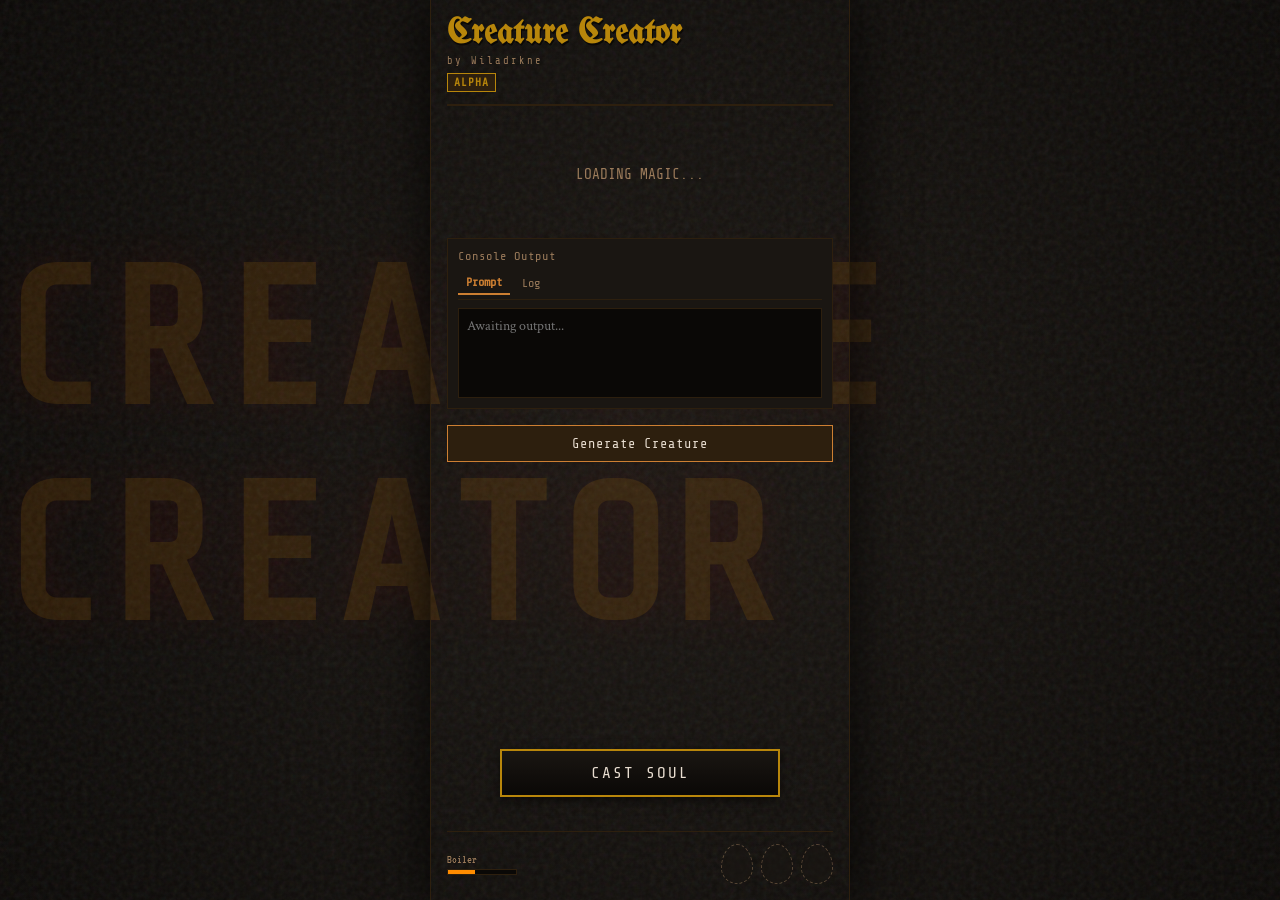
<file: index.html>
<!DOCTYPE html>
<html lang="en">
<head>
  <meta charset="UTF-8">
  <title>Creature Creator</title>
  <!-- Google Fonts for Design System -->
  <link href="https://fonts.googleapis.com/css2?family=Crimson+Text:wght@400;700&family=EB+Garamond:wght@400;700&family=MedievalSharp&family=Share+Tech+Mono&family=UnifrakturMaguntia&family=VT323&family=Press+Start+2P&family=Courier+Prime:wght@400;700&display=swap" rel="stylesheet">
  <!-- Core Foundry Design System CSS -->
  <link rel="stylesheet" href="foundry.css">
  <meta name="viewport" content="width=device-width, initial-scale=1.0">
</head>
<body>
  <div class="forge-bg-matrix">
    <div class="bg-layer deep-void"></div>
    <div class="bg-layer noise-grain"></div>
    <div class="bg-layer brand-glow-layer">CREATURE CREATOR</div>
    <!-- You can add an animated steam-wisp here -->
  </div>
  <div class="foundry-viewport">
    <header class="forge-header">
      <div class="brand-stencil">
        <h1 class="brand-title">Creature Creator</h1>
        <span class="brand-signature">by Wiladrkne</span>
      </div>
      <span class="license-status-badge">ALPHA</span>
    </header>
    <main class="cascade-workspace">
      <div class="cascade-loading-fallback">Loading Magic...</div>
      <section class="foundry-console">
        <div class="panel-header">Console Output</div>
        <div class="output-tabs">
          <button class="tab-toggle active">Prompt</button>
          <button class="tab-toggle">Log</button>
        </div>
        <div class="console-box">
          <textarea id="promptOutput" placeholder="Awaiting output..."></textarea>
        </div>
      </section>
      <button class="action-btn">Generate Creature</button>
    </main>
    <footer class="foundry-controls">
      <button class="soul-cast-trigger">
        <span class="btn-text">CAST SOUL</span>
      </button>
    </footer>
    <aside class="docked-modules">
      <div class="egg-chamber-module">
        <div class="boiler-gauge-wrapper">
          <label class="boiler-label">Boiler</label>
          <div class="gauge-bar">
            <div class="gauge-fill" style="width:40%;"></div>
          </div>
        </div>
        <div class="egg-slots-grid">
          <div class="egg-slot"></div>
          <div class="egg-slot"></div>
          <div class="egg-slot"></div>
        </div>
      </div>
    </aside>
  </div>
</body>
</html>
</file>
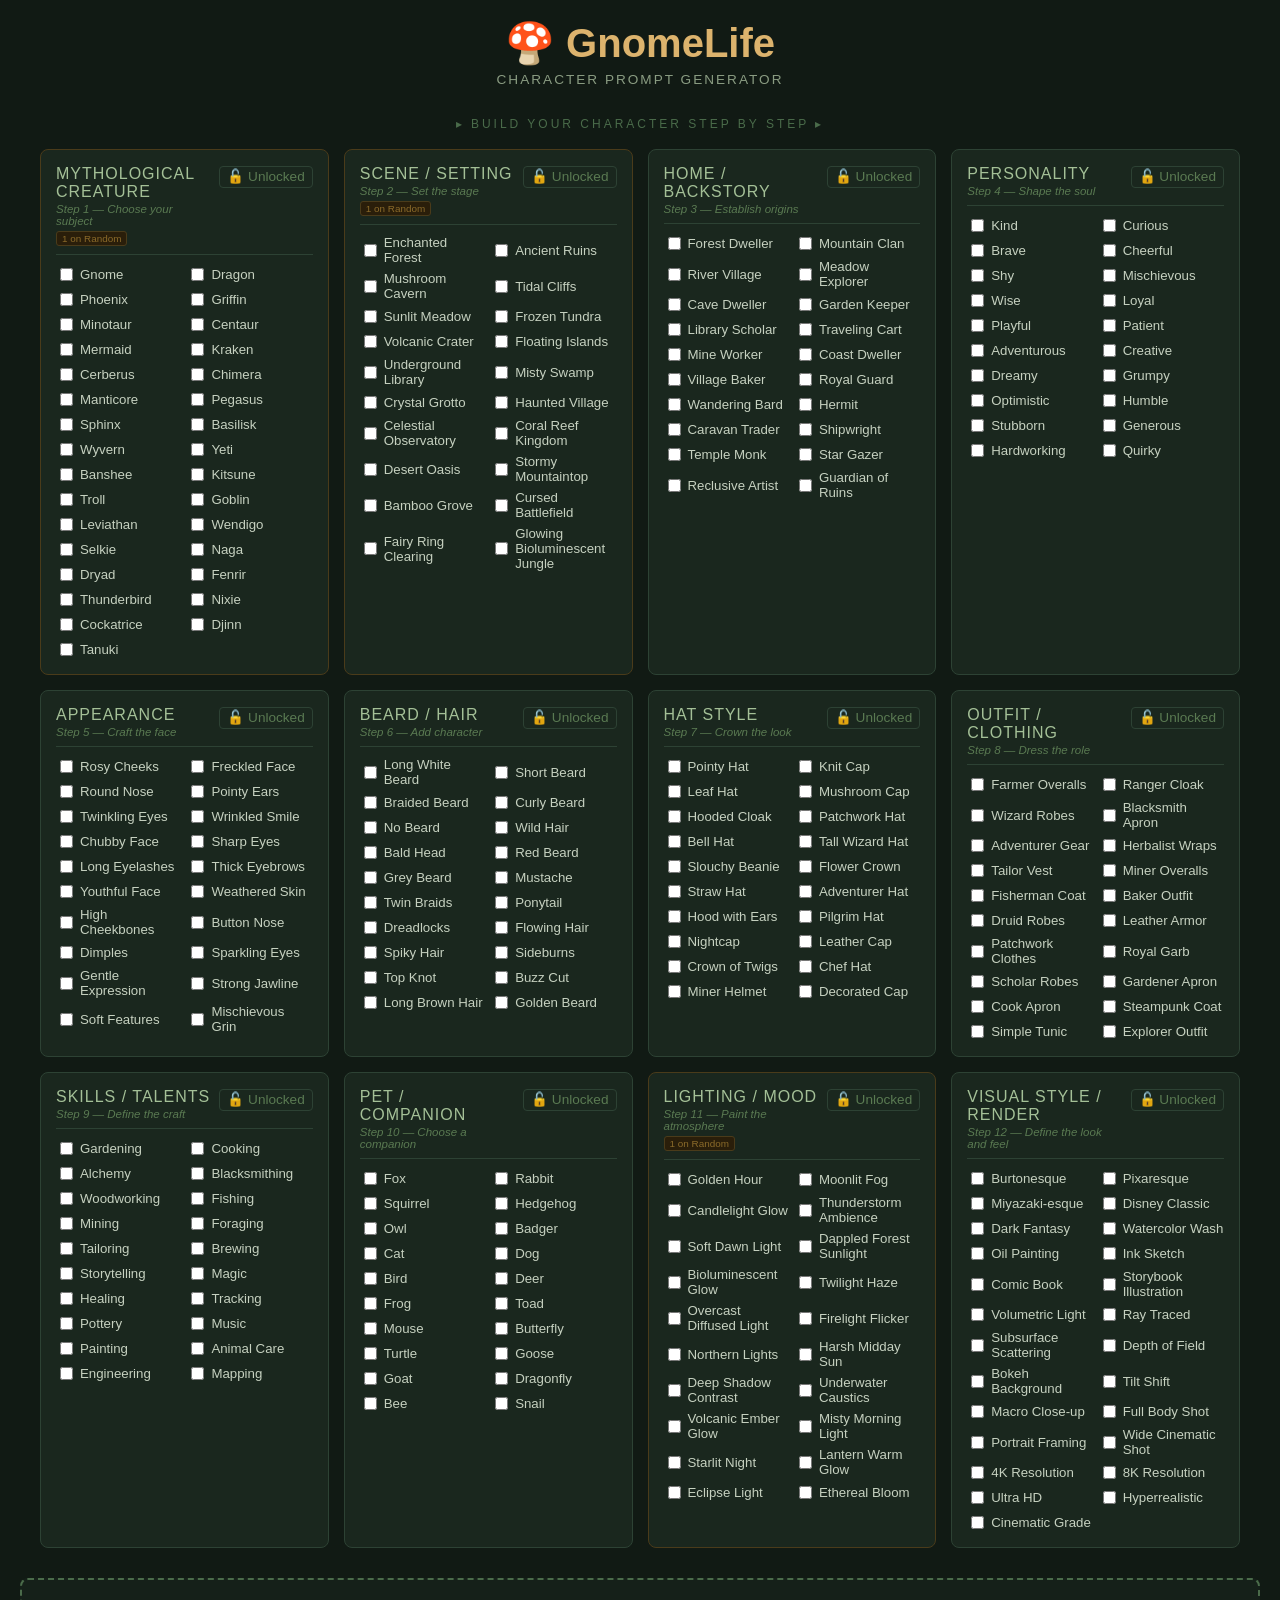
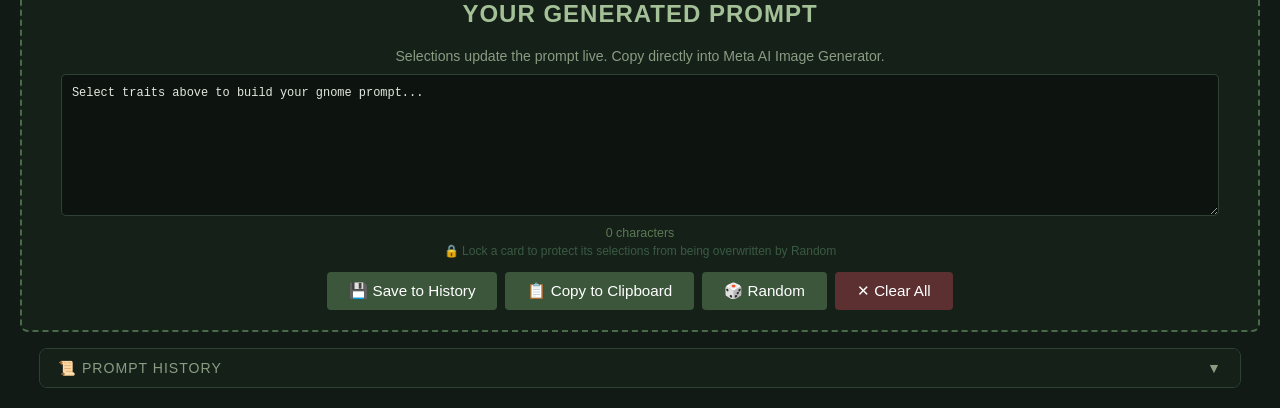
<file: 20260527__1751__Claude__All kinds of creatures Character-GeneratorFinalGnomeVGnomeLife.html>
<!DOCTYPE html>
<html lang="en">
<head>
<meta charset="UTF-8">
<meta name="viewport" content="width=device-width, initial-scale=1.0">
<title>GnomeLife Prompt Generator</title>
<style>
    body { font-family: 'Segoe UI', Tahoma, Geneva, Verdana, sans-serif; background-color: #111a14; color: #c6d1c0; margin: 0; padding: 20px; }
    .header { text-align: center; margin-bottom: 30px; }
    .header h1 { color: #dcb36d; margin: 0; font-size: 2.5em; }
    .header p { color: #8a9c82; margin: 5px 0 0 0; letter-spacing: 2px; font-size: 0.85em; }
    .pipeline-label { text-align: center; color: #4a6b4a; font-size: 0.75em; letter-spacing: 3px; margin-bottom: 18px; text-transform: uppercase; }
    .container { display: grid; grid-template-columns: repeat(auto-fit, minmax(280px, 1fr)); gap: 15px; max-width: 1200px; margin: 0 auto; }

    /* ── CARD BASE ── */
    .category-box { background-color: #1a271e; border: 1px solid #2d4234; border-radius: 8px; padding: 15px; transition: border-color 0.2s, opacity 0.2s; }
    .category-box.single-pick { border-color: #4a3b1a; }

    /* ── LOCKED STATE ── */
    .category-box.locked { border-color: #1e3a5c; background-color: #141e28; }
    .category-box.locked .category-title { color: #5a8ab0; }
    .category-box.locked .category-subtitle { color: #3a5a70; }
    .category-box.locked .checkbox-grid { opacity: 0.55; }

    /* ── STEP ROW ── */
    .step-row { display: flex; align-items: flex-start; gap: 8px; border-bottom: 1px solid #2d4234; padding-bottom: 8px; margin-bottom: 10px; }
    .step-info { flex: 1; }
    .category-title { color: #a4c097; margin: 0; font-size: 1.0em; text-transform: uppercase; letter-spacing: 1px; }
    .category-subtitle { color: #5a7a52; font-size: 0.72em; font-style: italic; margin-top: 2px; }

    /* ── BADGES ROW ── */
    .badge-row { display: flex; align-items: center; gap: 5px; margin-top: 4px; }
    .single-badge { font-size: 0.62em; color: #8a6a2a; background: #2a1e0a; border: 1px solid #4a3b1a; border-radius: 3px; padding: 1px 5px; white-space: nowrap; }

    /* ── LOCK BUTTON ── */
    .lock-btn {
        background: none;
        border: 1px solid #2d4234;
        border-radius: 4px;
        color: #5a7a52;
        font-size: 0.85em;
        cursor: pointer;
        padding: 3px 7px;
        line-height: 1;
        transition: all 0.2s;
        white-space: nowrap;
        flex-shrink: 0;
        margin-top: 1px;
    }
    .lock-btn:hover { border-color: #4a8ab0; color: #4a8ab0; background: none; }
    .locked .lock-btn { border-color: #1e5a8c; color: #4a8ab0; background: #0d1a26; }
    .locked .lock-btn:hover { border-color: #6aaad0; color: #6aaad0; background: #0d1a26; }

    /* ── CHECKBOXES ── */
    .checkbox-grid { display: grid; grid-template-columns: 1fr 1fr; gap: 6px; }
    label { font-size: 0.83em; cursor: pointer; display: flex; align-items: center; }
    input[type="checkbox"] { margin-right: 7px; accent-color: #4a6b4a; flex-shrink: 0; }

    /* ── OUTPUT ── */
    .output-section { max-width: 1200px; margin: 30px auto 0 auto; background-color: #152019; border: 2px dashed #4a6b4a; border-radius: 8px; padding: 20px; text-align: center; }
    .output-section h2 { color: #a4c097; margin-top: 0; letter-spacing: 1px; }
    textarea { width: 95%; height: 120px; background-color: #0d140f; color: #e2e8df; border: 1px solid #2d4234; border-radius: 5px; padding: 10px; font-family: monospace; font-size: 0.92em; margin-top: 10px; resize: vertical; line-height: 1.5; }
    .controls { margin-top: 14px; display: flex; flex-wrap: wrap; justify-content: center; gap: 8px; }
    button { background-color: #3b563b; color: #fff; border: none; padding: 10px 22px; font-size: 0.95em; border-radius: 4px; cursor: pointer; transition: background 0.2s; }
    button:hover { background-color: #4a6b4a; }
    .btn-clear { background-color: #5c3030; }
    .btn-clear:hover { background-color: #7a3e3e; }
    .char-count { font-size: 0.78em; color: #5a7a52; margin-top: 6px; }
    .lock-hint { font-size: 0.75em; color: #3a5a42; margin-top: 4px; }

    /* ── HISTORY PANEL ── */
    .history-section { max-width: 1200px; margin: 16px auto 0 auto; border: 1px solid #2d4234; border-radius: 8px; overflow: hidden; }
    .history-toggle { width: 100%; background: #152019; border: none; color: #8a9c82; padding: 11px 18px; text-align: left; cursor: pointer; font-size: 0.88em; letter-spacing: 1px; display: flex; justify-content: space-between; align-items: center; transition: background 0.2s; }
    .history-toggle:hover { background: #1a2b1e; }
    .history-toggle .arrow { transition: transform 0.25s; font-style: normal; }
    .history-toggle.open .arrow { transform: rotate(180deg); }
    .history-body { background: #111a14; display: none; padding: 12px 16px 16px; }
    .history-body.open { display: block; }
    .history-empty { color: #3a5a42; font-size: 0.82em; font-style: italic; text-align: center; padding: 10px 0; }
    .history-entry { background: #1a271e; border: 1px solid #2d4234; border-radius: 6px; padding: 10px 12px; margin-bottom: 10px; display: flex; gap: 10px; align-items: flex-start; }
    .history-entry:last-child { margin-bottom: 0; }
    .history-meta { flex-shrink: 0; text-align: right; min-width: 52px; }
    .history-num { font-size: 0.7em; color: #4a6b4a; font-weight: bold; letter-spacing: 1px; }
    .history-time { font-size: 0.68em; color: #3a5a42; margin-top: 2px; }
    .history-text { flex: 1; font-size: 0.8em; color: #b0c0ac; line-height: 1.5; font-family: monospace; word-break: break-word; }
    .history-actions { flex-shrink: 0; display: flex; flex-direction: column; gap: 5px; }
    .history-btn { background: #2a3d2a; border: 1px solid #3a5a3a; color: #a4c097; border-radius: 3px; padding: 4px 9px; font-size: 0.75em; cursor: pointer; white-space: nowrap; transition: background 0.2s; }
    .history-btn:hover { background: #3b563b; }
    .history-btn.restore { background: #1e2e3a; border-color: #2a4a5a; color: #7ab0c8; }
    .history-btn.restore:hover { background: #2a3e52; }
</style>
</head>
<body>

<div class="header">
    <h1>🍄 GnomeLife</h1>
    <p>CHARACTER PROMPT GENERATOR</p>
</div>
<div class="pipeline-label">▸ Build your character step by step ▸</div>

<div class="container" id="generator-form"></div>

<div class="output-section">
    <h2>YOUR GENERATED PROMPT</h2>
    <p style="font-size:0.88em; color:#8a9c82; margin:0;">Selections update the prompt live. Copy directly into Meta AI Image Generator.</p>
    <textarea id="prompt-output" readonly>Select traits above to build your gnome prompt...</textarea>
    <div class="char-count" id="char-count">0 characters</div>
    <div class="lock-hint">🔒 Lock a card to protect its selections from being overwritten by Random</div>
    <div class="controls">
        <button onclick="saveToHistory()">💾 Save to History</button>
        <button onclick="copyPrompt()">📋 Copy to Clipboard</button>
        <button onclick="randomizeAll()">🎲 Random</button>
        <button class="btn-clear" onclick="clearAll()">✕ Clear All</button>
    </div>
</div>

<!-- HISTORY PANEL -->
<div class="history-section">
    <button class="history-toggle" id="history-toggle" onclick="toggleHistory()">
        <span>📜 PROMPT HISTORY <span id="history-count-badge"></span></span>
        <span class="arrow">▼</span>
    </button>
    <div class="history-body" id="history-body">
        <div class="history-empty" id="history-empty">No saved prompts yet — hit 💾 Save to History after building a prompt.</div>
        <div id="history-list"></div>
    </div>
</div>

<script>
    const pipeline = [
        {
            key: "creature",
            label: "Mythological Creature",
            subtitle: "Step 1 — Choose your subject",
            singlePick: true,
            traits: ["Gnome","Dragon","Phoenix","Griffin","Minotaur","Centaur","Mermaid","Kraken","Cerberus","Chimera","Manticore","Pegasus","Sphinx","Basilisk","Wyvern","Yeti","Banshee","Kitsune","Troll","Goblin","Leviathan","Wendigo","Selkie","Naga","Dryad","Fenrir","Thunderbird","Nixie","Cockatrice","Djinn","Tanuki"]
        },
        {
            key: "scene",
            label: "Scene / Setting",
            subtitle: "Step 2 — Set the stage",
            singlePick: true,
            traits: ["Enchanted Forest","Ancient Ruins","Mushroom Cavern","Tidal Cliffs","Sunlit Meadow","Frozen Tundra","Volcanic Crater","Floating Islands","Underground Library","Misty Swamp","Crystal Grotto","Haunted Village","Celestial Observatory","Coral Reef Kingdom","Desert Oasis","Stormy Mountaintop","Bamboo Grove","Cursed Battlefield","Fairy Ring Clearing","Glowing Bioluminescent Jungle"]
        },
        {
            key: "backstory",
            label: "Home / Backstory",
            subtitle: "Step 3 — Establish origins",
            singlePick: false,
            traits: ["Forest Dweller","Mountain Clan","River Village","Meadow Explorer","Cave Dweller","Garden Keeper","Library Scholar","Traveling Cart","Mine Worker","Coast Dweller","Village Baker","Royal Guard","Wandering Bard","Hermit","Caravan Trader","Shipwright","Temple Monk","Star Gazer","Reclusive Artist","Guardian of Ruins"]
        },
        {
            key: "personality",
            label: "Personality",
            subtitle: "Step 4 — Shape the soul",
            singlePick: false,
            traits: ["Kind","Curious","Brave","Cheerful","Shy","Mischievous","Wise","Loyal","Playful","Patient","Adventurous","Creative","Dreamy","Grumpy","Optimistic","Humble","Stubborn","Generous","Hardworking","Quirky"]
        },
        {
            key: "appearance",
            label: "Appearance",
            subtitle: "Step 5 — Craft the face",
            singlePick: false,
            traits: ["Rosy Cheeks","Freckled Face","Round Nose","Pointy Ears","Twinkling Eyes","Wrinkled Smile","Chubby Face","Sharp Eyes","Long Eyelashes","Thick Eyebrows","Youthful Face","Weathered Skin","High Cheekbones","Button Nose","Dimples","Sparkling Eyes","Gentle Expression","Strong Jawline","Soft Features","Mischievous Grin"]
        },
        {
            key: "hair",
            label: "Beard / Hair",
            subtitle: "Step 6 — Add character",
            singlePick: false,
            traits: ["Long White Beard","Short Beard","Braided Beard","Curly Beard","No Beard","Wild Hair","Bald Head","Red Beard","Grey Beard","Mustache","Twin Braids","Ponytail","Dreadlocks","Flowing Hair","Spiky Hair","Sideburns","Top Knot","Buzz Cut","Long Brown Hair","Golden Beard"]
        },
        {
            key: "hat",
            label: "Hat Style",
            subtitle: "Step 7 — Crown the look",
            singlePick: false,
            traits: ["Pointy Hat","Knit Cap","Leaf Hat","Mushroom Cap","Hooded Cloak","Patchwork Hat","Bell Hat","Tall Wizard Hat","Slouchy Beanie","Flower Crown","Straw Hat","Adventurer Hat","Hood with Ears","Pilgrim Hat","Nightcap","Leather Cap","Crown of Twigs","Chef Hat","Miner Helmet","Decorated Cap"]
        },
        {
            key: "outfit",
            label: "Outfit / Clothing",
            subtitle: "Step 8 — Dress the role",
            singlePick: false,
            traits: ["Farmer Overalls","Ranger Cloak","Wizard Robes","Blacksmith Apron","Adventurer Gear","Herbalist Wraps","Tailor Vest","Miner Overalls","Fisherman Coat","Baker Outfit","Druid Robes","Leather Armor","Patchwork Clothes","Royal Garb","Scholar Robes","Gardener Apron","Cook Apron","Steampunk Coat","Simple Tunic","Explorer Outfit"]
        },
        {
            key: "skills",
            label: "Skills / Talents",
            subtitle: "Step 9 — Define the craft",
            singlePick: false,
            traits: ["Gardening","Cooking","Alchemy","Blacksmithing","Woodworking","Fishing","Mining","Foraging","Tailoring","Brewing","Storytelling","Magic","Healing","Tracking","Pottery","Music","Painting","Animal Care","Engineering","Mapping"]
        },
        {
            key: "companion",
            label: "Pet / Companion",
            subtitle: "Step 10 — Choose a companion",
            singlePick: false,
            traits: ["Fox","Rabbit","Squirrel","Hedgehog","Owl","Badger","Cat","Dog","Bird","Deer","Frog","Toad","Mouse","Butterfly","Turtle","Goose","Goat","Dragonfly","Bee","Snail"]
        },
        {
            key: "lighting",
            label: "Lighting / Mood",
            subtitle: "Step 11 — Paint the atmosphere",
            singlePick: true,
            traits: ["Golden Hour","Moonlit Fog","Candlelight Glow","Thunderstorm Ambience","Soft Dawn Light","Dappled Forest Sunlight","Bioluminescent Glow","Twilight Haze","Overcast Diffused Light","Firelight Flicker","Northern Lights","Harsh Midday Sun","Deep Shadow Contrast","Underwater Caustics","Volcanic Ember Glow","Misty Morning Light","Starlit Night","Lantern Warm Glow","Eclipse Light","Ethereal Bloom"]
        },
        {
            key: "renderstyle",
            label: "Visual Style / Render",
            subtitle: "Step 12 — Define the look and feel",
            singlePick: false,
            traits: [
                "Burtonesque","Pixaresque","Miyazaki-esque","Disney Classic","Dark Fantasy",
                "Watercolor Wash","Oil Painting","Ink Sketch","Comic Book","Storybook Illustration",
                "Volumetric Light","Ray Traced","Subsurface Scattering","Depth of Field","Bokeh Background",
                "Tilt Shift","Macro Close-up","Full Body Shot","Portrait Framing","Wide Cinematic Shot",
                "4K Resolution","8K Resolution","Ultra HD","Hyperrealistic","Cinematic Grade"
            ]
        }
    ];

    // ── BUILD UI ─────────────────────────────────────────────────────────────
    const form = document.getElementById('generator-form');

    pipeline.forEach(cat => {
        const box = document.createElement('div');
        box.className = 'category-box' + (cat.singlePick ? ' single-pick' : '');
        box.dataset.key = cat.key;
        box.dataset.locked = "false";

        // Step row
        const stepRow = document.createElement('div');
        stepRow.className = 'step-row';

        // Title + subtitle block
        const stepInfo = document.createElement('div');
        stepInfo.className = 'step-info';
        stepInfo.innerHTML = `<div class="category-title">${cat.label}</div><div class="category-subtitle">${cat.subtitle}</div>`;

        // Badge row (single-pick indicator)
        if (cat.singlePick) {
            const badgeRow = document.createElement('div');
            badgeRow.className = 'badge-row';
            const badge = document.createElement('span');
            badge.className = 'single-badge';
            badge.textContent = '1 on Random';
            badgeRow.appendChild(badge);
            stepInfo.appendChild(badgeRow);
        }

        // Lock button
        const lockBtn = document.createElement('button');
        lockBtn.className = 'lock-btn';
        lockBtn.textContent = '🔓 Unlocked';
        lockBtn.title = 'Lock to protect from Random';
        lockBtn.addEventListener('click', () => toggleLock(box, lockBtn));

        stepRow.appendChild(stepInfo);
        stepRow.appendChild(lockBtn);
        box.appendChild(stepRow);

        // Checkbox grid
        const grid = document.createElement('div');
        grid.className = 'checkbox-grid';
        cat.traits.forEach(trait => {
            const label = document.createElement('label');
            const cb = document.createElement('input');
            cb.type = 'checkbox';
            cb.value = trait;
            cb.dataset.key = cat.key;
            cb.className = 'trait-checkbox';
            cb.addEventListener('change', generatePrompt);
            label.appendChild(cb);
            label.appendChild(document.createTextNode(trait));
            grid.appendChild(label);
        });

        box.appendChild(grid);
        form.appendChild(box);
    });

    // ── LOCK TOGGLE ───────────────────────────────────────────────────────────
    function toggleLock(box, btn) {
        const isLocked = box.dataset.locked === "true";
        if (isLocked) {
            box.dataset.locked = "false";
            box.classList.remove('locked');
            btn.textContent = '🔓 Unlocked';
        } else {
            box.dataset.locked = "true";
            box.classList.add('locked');
            btn.textContent = '🔒 Locked';
        }
    }

    // ── COLLECT SELECTIONS BY KEY ─────────────────────────────────────────────
    function getSelected() {
        const result = {};
        pipeline.forEach(cat => { result[cat.key] = []; });
        document.querySelectorAll('.trait-checkbox:checked').forEach(cb => {
            result[cb.dataset.key].push(cb.value);
        });
        return result;
    }

    // ── PROMPT BUILDER — Meta AI optimized ───────────────────────────────────
    function generatePrompt() {
        const s = getSelected();
        const output = document.getElementById('prompt-output');
        const countEl = document.getElementById('char-count');

        const hasAny = Object.values(s).some(arr => arr.length > 0);
        if (!hasAny) {
            output.value = "Select traits above to build your gnome prompt...";
            countEl.textContent = "0 characters";
            return;
        }

        const parts = [];

        // S1: Subject — creature drives the subject line
        const creatureVal = s.creature.length ? s.creature[0] : null;
        const isGnome = creatureVal && creatureVal.toLowerCase() === "gnome";
        const subjectWord = creatureVal ? creatureVal.toLowerCase() : "character";

        // Determine correct article before personality or subject word
        const firstDescWord = s.personality.length ? s.personality[0] : subjectWord;
        const openArticle = ['a','e','i','o','u'].includes(firstDescWord[0].toLowerCase()) ? "an" : "a";

        let subject = "A highly detailed storybook illustration of " + openArticle;
        if (s.personality.length) subject += " " + s.personality.join(", ").toLowerCase();
        subject += " " + subjectWord;
        if (s.backstory.length)   subject += " — a " + s.backstory.join(", ").toLowerCase();
        parts.push(subject + ".");

        // S2: Physical description
        const physical = [];
        if (s.appearance.length) physical.push("a face with " + s.appearance.join(", ").toLowerCase());
        if (s.hair.length)       physical.push(s.hair.join(", ").toLowerCase());
        if (s.hat.length)        physical.push("wearing a " + s.hat.join(" and ").toLowerCase());
        if (s.outfit.length)     physical.push("dressed in " + s.outfit.join(", ").toLowerCase());
        if (physical.length)     parts.push("The " + subjectWord + " has " + physical.join(", ") + ".");

        // S3: Skills
        if (s.skills.length) {
            parts.push("Known for their mastery of " + s.skills.join(", ").toLowerCase() + ".");
        }

        // S4: Companion
        if (s.companion.length) {
            parts.push("Accompanied by a loyal " + s.companion.join(" and a ").toLowerCase() + ".");
        }

        // S5: Setting
        if (s.scene.length) {
            parts.push("Set in " + addArticle(s.scene[0]) + ".");
        }

        // S6: Mythological creature — only shown as background if NOT gnome
        if (creatureVal && !isGnome) {
            parts.push(addArticle(creatureVal, true) + " looms in the distance, adding to the legend.");
        }

        // S7: Lighting / Mood
        if (s.lighting.length) {
            parts.push("The scene is bathed in " + s.lighting[0].toLowerCase() + ".");
        }

        // S8: Visual Style / Render — dynamic style tail
        const styleBase = "Fantasy storybook art, painterly brushwork, rich earthy tones, intricate hand-crafted details, vibrant color palette";
        if (s.renderstyle.length) {
            parts.push(styleBase + ". Rendered in " + s.renderstyle.join(", ").toLowerCase() + " style.");
        } else {
            parts.push(styleBase + ", 8k resolution.");
        }

        const prompt = parts.join(" ");
        output.value = prompt;
        countEl.textContent = prompt.length + " characters";
    }

    // ── HELPERS ───────────────────────────────────────────────────────────────
    function addArticle(word, capitalize = false) {
        const article = ['A','E','I','O','U'].includes(word[0].toUpperCase()) ? "an" : "a";
        const prefix = capitalize ? article.charAt(0).toUpperCase() + article.slice(1) : article;
        return prefix + " " + word;
    }

    function clearAll() {
        document.querySelectorAll('.trait-checkbox').forEach(cb => cb.checked = false);
        generatePrompt();
    }

    // ── RANDOM — respects lock state and singlePick ───────────────────────────
    function randomizeAll() {
        // Only clear and re-roll unlocked cards
        pipeline.forEach(cat => {
            const box = document.querySelector(`.category-box[data-key="${cat.key}"]`);
            if (box.dataset.locked === "true") return; // skip locked cards

            // Clear this card's checks
            box.querySelectorAll('.trait-checkbox').forEach(cb => cb.checked = false);

            // Re-roll
            const boxes = box.querySelectorAll('.trait-checkbox');
            const max = cat.singlePick ? 1 : Math.floor(Math.random() * 3) + 1;
            const indices = new Set();
            while (indices.size < Math.min(max, boxes.length)) {
                indices.add(Math.floor(Math.random() * boxes.length));
            }
            indices.forEach(i => boxes[i].checked = true);
        });
        generatePrompt();
    }

    function copyPrompt() {
        const output = document.getElementById('prompt-output');
        if (navigator.clipboard) {
            navigator.clipboard.writeText(output.value).then(() => alert("Prompt copied to clipboard!"));
        } else {
            output.select();
            document.execCommand('copy');
            alert("Prompt copied to clipboard!");
        }
    }

    // ── HISTORY ───────────────────────────────────────────────────────────────
    const MAX_HISTORY = 5;
    let promptHistory = []; // [ { text, time, label } ]

    function saveToHistory() {
        const text = document.getElementById('prompt-output').value;
        if (!text || text.startsWith("Select traits")) {
            alert("Build a prompt first before saving.");
            return;
        }

        // Avoid exact duplicates
        if (promptHistory.length && promptHistory[0].text === text) {
            alert("This prompt is already saved at the top of history.");
            return;
        }

        const now = new Date();
        const timeStr = now.toLocaleTimeString([], { hour: '2-digit', minute: '2-digit' });

        promptHistory.unshift({ text, time: timeStr });
        if (promptHistory.length > MAX_HISTORY) promptHistory.pop();

        renderHistory();

        // Auto-open history panel when first save happens
        const body = document.getElementById('history-body');
        const toggle = document.getElementById('history-toggle');
        if (!body.classList.contains('open')) {
            body.classList.add('open');
            toggle.classList.add('open');
        }
    }

    function renderHistory() {
        const list = document.getElementById('history-list');
        const empty = document.getElementById('history-empty');
        const badge = document.getElementById('history-count-badge');

        badge.textContent = promptHistory.length ? `(${promptHistory.length}/${MAX_HISTORY})` : '';

        if (!promptHistory.length) {
            empty.style.display = 'block';
            list.innerHTML = '';
            return;
        }

        empty.style.display = 'none';
        list.innerHTML = promptHistory.map((entry, i) => `
            <div class="history-entry">
                <div class="history-meta">
                    <div class="history-num">#${i + 1}</div>
                    <div class="history-time">${entry.time}</div>
                </div>
                <div class="history-text">${escapeHtml(entry.text)}</div>
                <div class="history-actions">
                    <button class="history-btn" onclick="copyFromHistory(${i})">📋 Copy</button>
                    <button class="history-btn restore" onclick="loadFromHistory(${i})">↩ Restore</button>
                    <button class="history-btn" style="background:#3a1a1a;border-color:#5a2a2a;color:#b07070;" onclick="deleteFromHistory(${i})">✕</button>
                </div>
            </div>
        `).join('');
    }

    function copyFromHistory(i) {
        const text = promptHistory[i].text;
        if (navigator.clipboard) {
            navigator.clipboard.writeText(text).then(() => alert("History prompt copied!"));
        } else {
            const ta = document.createElement('textarea');
            ta.value = text;
            document.body.appendChild(ta);
            ta.select();
            document.execCommand('copy');
            document.body.removeChild(ta);
            alert("History prompt copied!");
        }
    }

    function loadFromHistory(i) {
        // Restore prompt text to the output box (selections already changed — this just restores the text for reference/copy)
        const output = document.getElementById('prompt-output');
        const countEl = document.getElementById('char-count');
        output.value = promptHistory[i].text;
        countEl.textContent = promptHistory[i].text.length + " characters";
    }

    function deleteFromHistory(i) {
        promptHistory.splice(i, 1);
        renderHistory();
    }

    function toggleHistory() {
        const body = document.getElementById('history-body');
        const toggle = document.getElementById('history-toggle');
        body.classList.toggle('open');
        toggle.classList.toggle('open');
    }

    function escapeHtml(str) {
        return str.replace(/&/g,'&amp;').replace(/</g,'&lt;').replace(/>/g,'&gt;');
    }
</script>
</body>
</html>
</file>
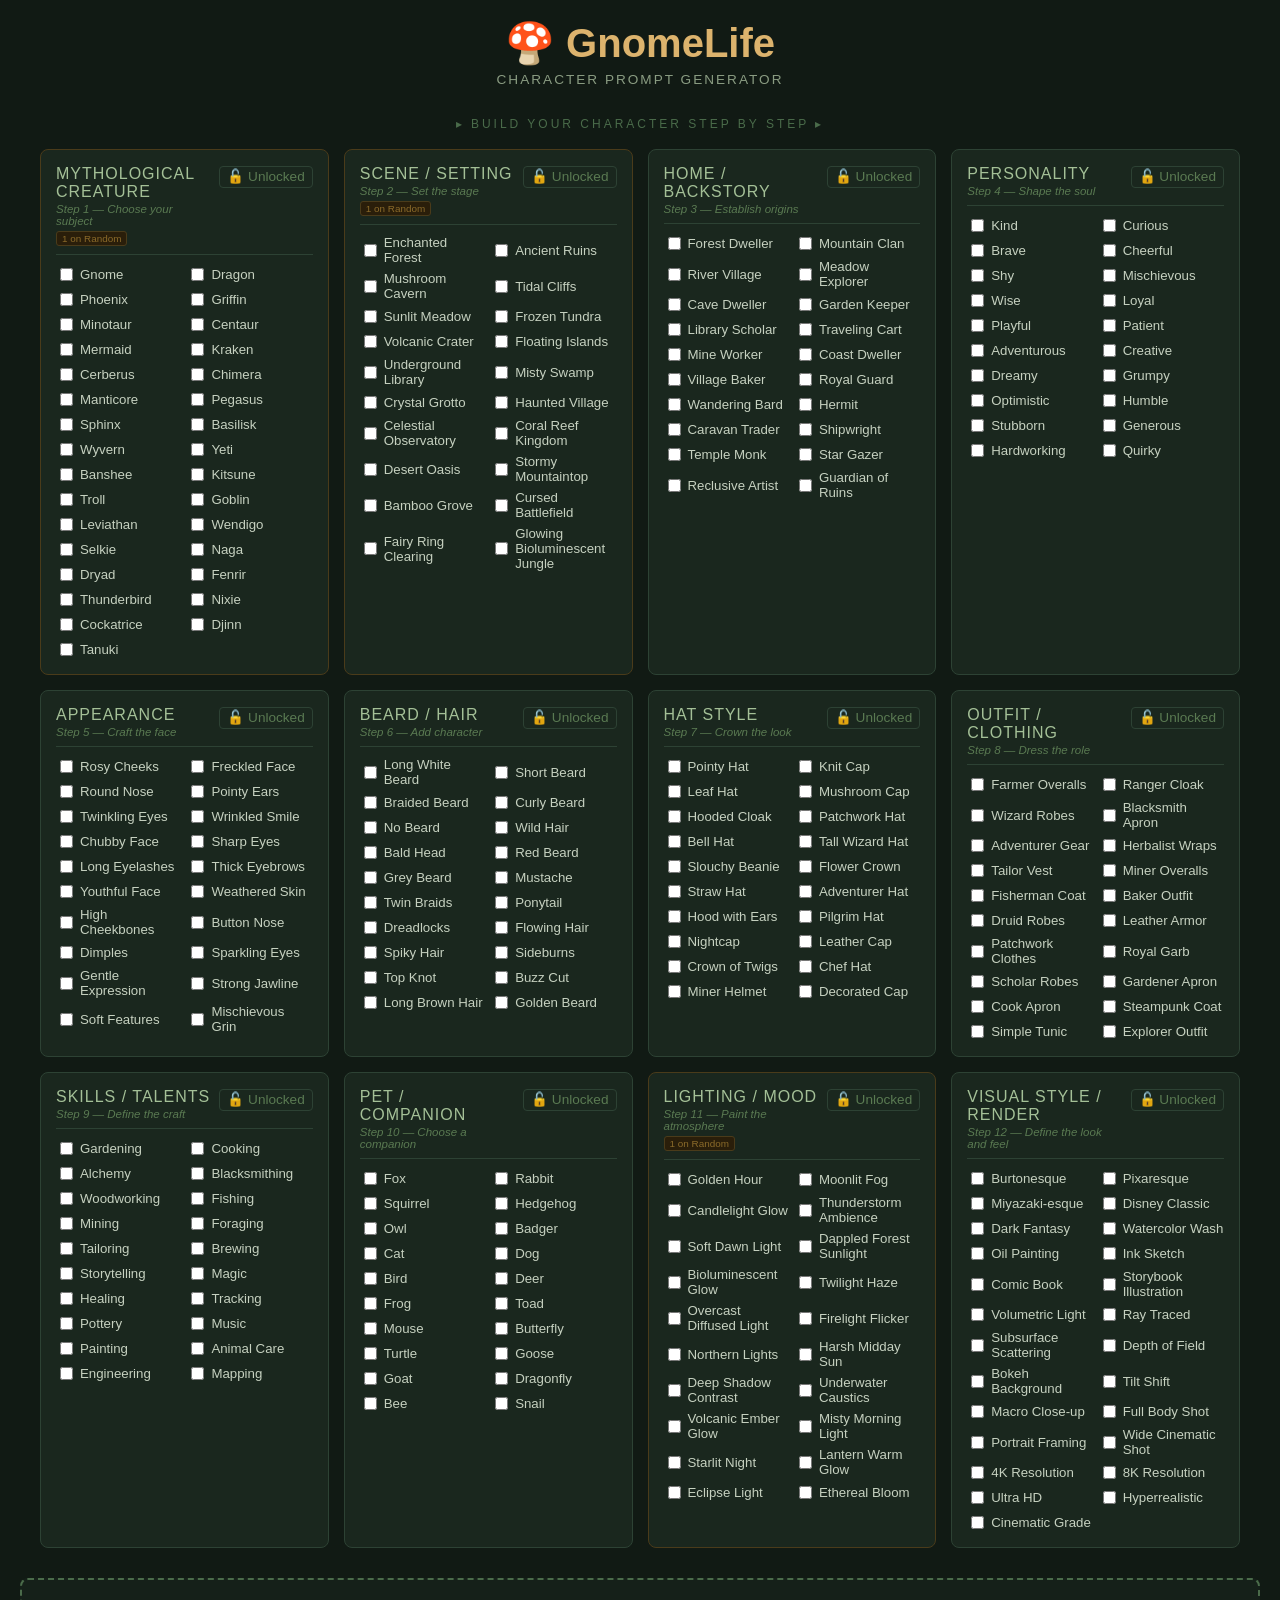
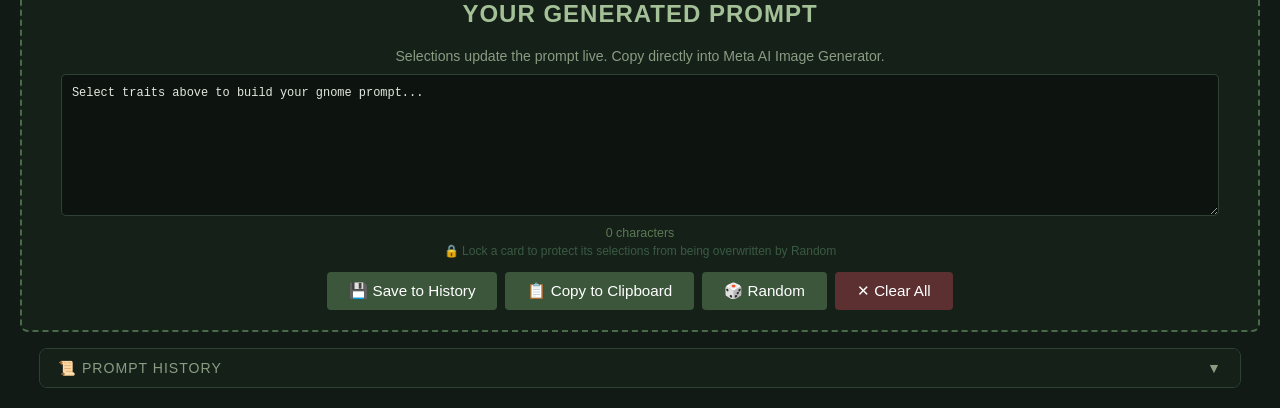
<file: 20260528__1138__Gemini__Character__Generator__vG.html>
<!DOCTYPE html>
<html lang="en">
<head>
<meta charset="UTF-8">
<meta name="viewport" content="width=device-width, initial-scale=1.0">
<title>GnomeLife Prompt Generator</title>
<style>
    body { font-family: 'Segoe UI', Tahoma, Geneva, Verdana, sans-serif; background-color: #111a14; color: #c6d1c0; margin: 0; padding: 20px; }
    .header { text-align: center; margin-bottom: 30px; }
    .header h1 { color: #dcb36d; margin: 0; font-size: 2.5em; }
    .header p { color: #8a9c82; margin: 5px 0 0 0; letter-spacing: 2px; font-size: 0.85em; }
    .pipeline-label { text-align: center; color: #4a6b4a; font-size: 0.75em; letter-spacing: 3px; margin-bottom: 18px; text-transform: uppercase; }
    .container { display: grid; grid-template-columns: repeat(auto-fit, minmax(280px, 1fr)); gap: 15px; max-width: 1200px; margin: 0 auto; }

    /* ── CARD BASE ── */
    .category-box { background-color: #1a271e; border: 1px solid #2d4234; border-radius: 8px; padding: 15px; transition: border-color 0.2s, opacity 0.2s; }
    .category-box.single-pick { border-color: #4a3b1a; }

    /* ── LOCKED STATE ── */
    .category-box.locked { border-color: #1e3a5c; background-color: #141e28; }
    .category-box.locked .category-title { color: #5a8ab0; }
    .category-box.locked .category-subtitle { color: #3a5a70; }
    .category-box.locked .checkbox-grid { opacity: 0.55; }

    /* ── STEP ROW ── */
    .step-row { display: flex; align-items: flex-start; gap: 8px; border-bottom: 1px solid #2d4234; padding-bottom: 8px; margin-bottom: 10px; }
    .step-info { flex: 1; }
    .category-title { color: #a4c097; margin: 0; font-size: 1.0em; text-transform: uppercase; letter-spacing: 1px; }
    .category-subtitle { color: #5a7a52; font-size: 0.72em; font-style: italic; margin-top: 2px; }

    /* ── BADGES ROW ── */
    .badge-row { display: flex; align-items: center; gap: 5px; margin-top: 4px; }
    .single-badge { font-size: 0.62em; color: #8a6a2a; background: #2a1e0a; border: 1px solid #4a3b1a; border-radius: 3px; padding: 1px 5px; white-space: nowrap; }

    /* ── LOCK BUTTON ── */
    .lock-btn {
        background: none;
        border: 1px solid #2d4234;
        border-radius: 4px;
        color: #5a7a52;
        font-size: 0.85em;
        cursor: pointer;
        padding: 3px 7px;
        line-height: 1;
        transition: all 0.2s;
        white-space: nowrap;
        flex-shrink: 0;
        margin-top: 1px;
    }
    .lock-btn:hover { border-color: #4a8ab0; color: #4a8ab0; background: none; }
    .locked .lock-btn { border-color: #1e5a8c; color: #4a8ab0; background: #0d1a26; }
    .locked .lock-btn:hover { border-color: #6aaad0; color: #6aaad0; background: #0d1a26; }

    /* ── CHECKBOXES ── */
    .checkbox-grid { display: grid; grid-template-columns: 1fr 1fr; gap: 6px; }
    label { font-size: 0.83em; cursor: pointer; display: flex; align-items: center; }
    input[type="checkbox"] { margin-right: 7px; accent-color: #4a6b4a; flex-shrink: 0; }

    /* ── OUTPUT ── */
    .output-section { max-width: 1200px; margin: 30px auto 0 auto; background-color: #152019; border: 2px dashed #4a6b4a; border-radius: 8px; padding: 20px; text-align: center; }
    .output-section h2 { color: #a4c097; margin-top: 0; letter-spacing: 1px; }
    textarea { width: 95%; height: 120px; background-color: #0d140f; color: #e2e8df; border: 1px solid #2d4234; border-radius: 5px; padding: 10px; font-family: monospace; font-size: 0.92em; margin-top: 10px; resize: vertical; line-height: 1.5; }
    .controls { margin-top: 14px; display: flex; flex-wrap: wrap; justify-content: center; gap: 8px; }
    button { background-color: #3b563b; color: #fff; border: none; padding: 10px 22px; font-size: 0.95em; border-radius: 4px; cursor: pointer; transition: background 0.2s; }
    button:hover { background-color: #4a6b4a; }
    .btn-clear { background-color: #5c3030; }
    .btn-clear:hover { background-color: #7a3e3e; }
    .char-count { font-size: 0.78em; color: #5a7a52; margin-top: 6px; }
    .lock-hint { font-size: 0.75em; color: #3a5a42; margin-top: 4px; }

    /* ── HISTORY PANEL ── */
    .history-section { max-width: 1200px; margin: 16px auto 0 auto; border: 1px solid #2d4234; border-radius: 8px; overflow: hidden; }
    .history-toggle { width: 100%; background: #152019; border: none; color: #8a9c82; padding: 11px 18px; text-align: left; cursor: pointer; font-size: 0.88em; letter-spacing: 1px; display: flex; justify-content: space-between; align-items: center; transition: background 0.2s; }
    .history-toggle:hover { background: #1a2b1e; }
    .history-toggle .arrow { transition: transform 0.25s; font-style: normal; }
    .history-toggle.open .arrow { transform: rotate(180deg); }
    .history-body { background: #111a14; display: none; padding: 12px 16px 16px; }
    .history-body.open { display: block; }
    .history-empty { color: #3a5a42; font-size: 0.82em; font-style: italic; text-align: center; padding: 10px 0; }
    .history-entry { background: #1a271e; border: 1px solid #2d4234; border-radius: 6px; padding: 10px 12px; margin-bottom: 10px; display: flex; gap: 10px; align-items: flex-start; }
    .history-entry:last-child { margin-bottom: 0; }
    .history-meta { flex-shrink: 0; text-align: right; min-width: 52px; }
    .history-num { font-size: 0.7em; color: #4a6b4a; font-weight: bold; letter-spacing: 1px; }
    .history-time { font-size: 0.68em; color: #3a5a42; margin-top: 2px; }
    .history-text { flex: 1; font-size: 0.8em; color: #b0c0ac; line-height: 1.5; font-family: monospace; word-break: break-word; }
    .history-actions { flex-shrink: 0; display: flex; flex-direction: column; gap: 5px; }
    .history-btn { background: #2a3d2a; border: 1px solid #3a5a3a; color: #a4c097; border-radius: 3px; padding: 4px 9px; font-size: 0.75em; cursor: pointer; white-space: nowrap; transition: background 0.2s; }
    .history-btn:hover { background: #3b563b; }
    .history-btn.restore { background: #1e2e3a; border-color: #2a4a5a; color: #7ab0c8; }
    .history-btn.restore:hover { background: #2a3e52; }
</style>
</head>
<body>

<div class="header">
    <h1>🍄 GnomeLife</h1>
    <p>CHARACTER PROMPT GENERATOR</p>
</div>
<div class="pipeline-label">▸ Build your character step by step ▸</div>

<div class="container" id="generator-form"></div>

<div class="output-section">
    <h2>YOUR GENERATED PROMPT</h2>
    <p style="font-size:0.88em; color:#8a9c82; margin:0;">Selections update the prompt live. Copy directly into Meta AI Image Generator.</p>
    <textarea id="prompt-output" readonly>Select traits above to build your gnome prompt...</textarea>
    <div class="char-count" id="char-count">0 characters</div>
    <div class="lock-hint">🔒 Lock a card to protect its selections from being overwritten by Random</div>
    <div class="controls">
        <button onclick="saveToHistory()">💾 Save to History</button>
        <button onclick="copyPrompt()">📋 Copy to Clipboard</button>
        <button onclick="randomizeAll()">🎲 Random</button>
        <button class="btn-clear" onclick="clearAll()">✕ Clear All</button>
    </div>
</div>

<div class="history-section">
    <button class="history-toggle" id="history-toggle" onclick="toggleHistory()">
        <span>📜 PROMPT HISTORY <span id="history-count-badge"></span></span>
        <span class="arrow">▼</span>
    </button>
    <div class="history-body" id="history-body">
        <div class="history-empty" id="history-empty">No saved prompts yet — hit 💾 Save to History after building a prompt.</div>
        <div id="history-list"></div>
    </div>
</div>

<script>
    const pipeline = [
        {
            key: "creature",
            label: "Mythological Creature",
            subtitle: "Step 1 — Choose your subject",
            singlePick: true,
            traits: ["Gnome","Dragon","Phoenix","Griffin","Minotaur","Centaur","Mermaid","Kraken","Cerberus","Chimera","Manticore","Pegasus","Sphinx","Basilisk","Wyvern","Yeti","Banshee","Kitsune","Troll","Goblin","Leviathan","Wendigo","Selkie","Naga","Dryad","Fenrir","Thunderbird","Nixie","Cockatrice","Djinn","Tanuki"]
        },
        {
            key: "scene",
            label: "Scene / Setting",
            subtitle: "Step 2 — Set the stage",
            singlePick: true,
            traits: ["Enchanted Forest","Ancient Ruins","Mushroom Cavern","Tidal Cliffs","Sunlit Meadow","Frozen Tundra","Volcanic Crater","Floating Islands","Underground Library","Misty Swamp","Crystal Grotto","Haunted Village","Celestial Observatory","Coral Reef Kingdom","Desert Oasis","Stormy Mountaintop","Bamboo Grove","Cursed Battlefield","Fairy Ring Clearing","Glowing Bioluminescent Jungle"]
        },
        {
            key: "backstory",
            label: "Home / Backstory",
            subtitle: "Step 3 — Establish origins",
            singlePick: false,
            traits: ["Forest Dweller","Mountain Clan","River Village","Meadow Explorer","Cave Dweller","Garden Keeper","Library Scholar","Traveling Cart","Mine Worker","Coast Dweller","Village Baker","Royal Guard","Wandering Bard","Hermit","Caravan Trader","Shipwright","Temple Monk","Star Gazer","Reclusive Artist","Guardian of Ruins"]
        },
        {
            key: "personality",
            label: "Personality",
            subtitle: "Step 4 — Shape the soul",
            singlePick: false,
            traits: ["Kind","Curious","Brave","Cheerful","Shy","Mischievous","Wise","Loyal","Playful","Patient","Adventurous","Creative","Dreamy","Grumpy","Optimistic","Humble","Stubborn","Generous","Hardworking","Quirky"]
        },
        {
            key: "appearance",
            label: "Appearance",
            subtitle: "Step 5 — Craft the face",
            singlePick: false,
            traits: ["Rosy Cheeks","Freckled Face","Round Nose","Pointy Ears","Twinkling Eyes","Wrinkled Smile","Chubby Face","Sharp Eyes","Long Eyelashes","Thick Eyebrows","Youthful Face","Weathered Skin","High Cheekbones","Button Nose","Dimples","Sparkling Eyes","Gentle Expression","Strong Jawline","Soft Features","Mischievous Grin"]
        },
        {
            key: "hair",
            label: "Beard / Hair",
            subtitle: "Step 6 — Add character",
            singlePick: false,
            traits: ["Long White Beard","Short Beard","Braided Beard","Curly Beard","No Beard","Wild Hair","Bald Head","Red Beard","Grey Beard","Mustache","Twin Braids","Ponytail","Dreadlocks","Flowing Hair","Spiky Hair","Sideburns","Top Knot","Buzz Cut","Long Brown Hair","Golden Beard"]
        },
        {
            key: "hat",
            label: "Hat Style",
            subtitle: "Step 7 — Crown the look",
            singlePick: false,
            traits: ["Pointy Hat","Knit Cap","Leaf Hat","Mushroom Cap","Hooded Cloak","Patchwork Hat","Bell Hat","Tall Wizard Hat","Slouchy Beanie","Flower Crown","Straw Hat","Adventurer Hat","Hood with Ears","Pilgrim Hat","Nightcap","Leather Cap","Crown of Twigs","Chef Hat","Miner Helmet","Decorated Cap"]
        },
        {
            key: "outfit",
            label: "Outfit / Clothing",
            subtitle: "Step 8 — Dress the role",
            singlePick: false,
            traits: ["Farmer Overalls","Ranger Cloak","Wizard Robes","Blacksmith Apron","Adventurer Gear","Herbalist Wraps","Tailor Vest","Miner Overalls","Fisherman Coat","Baker Outfit","Druid Robes","Leather Armor","Patchwork Clothes","Royal Garb","Scholar Robes","Gardener Apron","Cook Apron","Steampunk Coat","Simple Tunic","Explorer Outfit"]
        },
        {
            key: "skills",
            label: "Skills / Talents",
            subtitle: "Step 9 — Define the craft",
            singlePick: false,
            traits: ["Gardening","Cooking","Alchemy","Blacksmithing","Woodworking","Fishing","Mining","Foraging","Tailoring","Brewing","Storytelling","Magic","Healing","Tracking","Pottery","Music","Painting","Animal Care","Engineering","Mapping"]
        },
        {
            key: "companion",
            label: "Pet / Companion",
            subtitle: "Step 10 — Choose a companion",
            singlePick: false,
            traits: ["Fox","Rabbit","Squirrel","Hedgehog","Owl","Badger","Cat","Dog","Bird","Deer","Frog","Toad","Mouse","Butterfly","Turtle","Goose","Goat","Dragonfly","Bee","Snail"]
        },
        {
            key: "lighting",
            label: "Lighting / Mood",
            subtitle: "Step 11 — Paint the atmosphere",
            singlePick: true,
            traits: ["Golden Hour","Moonlit Fog","Candlelight Glow","Thunderstorm Ambience","Soft Dawn Light","Dappled Forest Sunlight","Bioluminescent Glow","Twilight Haze","Overcast Diffused Light","Firelight Flicker","Northern Lights","Harsh Midday Sun","Deep Shadow Contrast","Underwater Caustics","Volcanic Ember Glow","Misty Morning Light","Starlit Night","Lantern Warm Glow","Eclipse Light","Ethereal Bloom"]
        },
        {
            key: "renderstyle",
            label: "Visual Style / Render",
            subtitle: "Step 12 — Define the look and feel",
            singlePick: false,
            traits: [
                "Burtonesque","Pixaresque","Miyazaki-esque","Disney Classic","Dark Fantasy",
                "Watercolor Wash","Oil Painting","Ink Sketch","Comic Book","Storybook Illustration",
                "Volumetric Light","Ray Traced","Subsurface Scattering","Depth of Field","Bokeh Background",
                "Tilt Shift","Macro Close-up","Full Body Shot","Portrait Framing","Wide Cinematic Shot",
                "4K Resolution","8K Resolution","Ultra HD","Hyperrealistic","Cinematic Grade"
            ]
        }
    ];

    // ── BUILD UI ─────────────────────────────────────────────────────────────
    const form = document.getElementById('generator-form');

    pipeline.forEach(cat => {
        const box = document.createElement('div');
        box.className = 'category-box' + (cat.singlePick ? ' single-pick' : '');
        box.dataset.key = cat.key;
        box.dataset.locked = "false";

        // Step row
        const stepRow = document.createElement('div');
        stepRow.className = 'step-row';

        // Title + subtitle block
        const stepInfo = document.createElement('div');
        stepInfo.className = 'step-info';
        stepInfo.innerHTML = `<div class="category-title">${cat.label}</div><div class="category-subtitle">${cat.subtitle}</div>`;

        // Badge row (single-pick indicator)
        if (cat.singlePick) {
            const badgeRow = document.createElement('div');
            badgeRow.className = 'badge-row';
            const badge = document.createElement('span');
            badge.className = 'single-badge';
            badge.textContent = '1 on Random';
            badgeRow.appendChild(badge);
            stepInfo.appendChild(badgeRow);
        }

        // Lock button
        const lockBtn = document.createElement('button');
        lockBtn.className = 'lock-btn';
        lockBtn.textContent = '🔓 Unlocked';
        lockBtn.title = 'Lock to protect from Random';
        lockBtn.addEventListener('click', () => toggleLock(box, lockBtn));

        stepRow.appendChild(stepInfo);
        stepRow.appendChild(lockBtn);
        box.appendChild(stepRow);

        // Checkbox grid
        const grid = document.createElement('div');
        grid.className = 'checkbox-grid';
        cat.traits.forEach(trait => {
            const label = document.createElement('label');
            const cb = document.createElement('input');
            cb.type = 'checkbox';
            cb.value = trait;
            cb.dataset.key = cat.key;
            cb.className = 'trait-checkbox';
            cb.addEventListener('change', generatePrompt);
            label.appendChild(cb);
            label.appendChild(document.createTextNode(trait));
            grid.appendChild(label);
        });

        box.appendChild(grid);
        form.appendChild(box);
    });

    // ── LOCK TOGGLE ───────────────────────────────────────────────────────────
    function toggleLock(box, btn) {
        const isLocked = box.dataset.locked === "true";
        if (isLocked) {
            box.dataset.locked = "false";
            box.classList.remove('locked');
            btn.textContent = '🔓 Unlocked';
        } else {
            box.dataset.locked = "true";
            box.classList.add('locked');
            btn.textContent = '🔒 Locked';
        }
    }

    // ── COLLECT SELECTIONS BY KEY ─────────────────────────────────────────────
    function getSelected() {
        const result = {};
        pipeline.forEach(cat => { result[cat.key] = []; });
        document.querySelectorAll('.trait-checkbox:checked').forEach(cb => {
            result[cb.dataset.key].push(cb.value);
        });
        return result;
    }

    // ── PROMPT BUILDER — Keyword Extraction Optimized ────────────────────────
    function generatePrompt() {
        const s = getSelected();
        const output = document.getElementById('prompt-output');
        const countEl = document.getElementById('char-count');

        const hasAny = Object.values(s).some(arr => arr.length > 0);
        if (!hasAny) {
            output.value = "Select traits above to build your gnome prompt...";
            countEl.textContent = "0 characters";
            return;
        }

        // Aggregate every selected keyword into a single array sequentially matching pipeline execution order
        const keywords = [];
        pipeline.forEach(cat => {
            if (s[cat.key] && s[cat.key].length > 0) {
                s[cat.key].forEach(val => {
                    keywords.push(val);
                });
            }
        });

        // Join keywords strictly via comma-separation without prose structural decoration
        const prompt = keywords.join(", ");
        output.value = prompt;
        countEl.textContent = prompt.length + " characters";
    }

    // ── HELPERS ───────────────────────────────────────────────────────────────
    function clearAll() {
        document.querySelectorAll('.trait-checkbox').forEach(cb => cb.checked = false);
        generatePrompt();
    }

    // ── RANDOM — respects lock state and singlePick ───────────────────────────
    function randomizeAll() {
        // Only clear and re-roll unlocked cards
        pipeline.forEach(cat => {
            const box = document.querySelector(`.category-box[data-key="${cat.key}"]`);
            if (box.dataset.locked === "true") return; // skip locked cards

            // Clear this card's checks
            box.querySelectorAll('.trait-checkbox').forEach(cb => cb.checked = false);

            // Re-roll
            const boxes = box.querySelectorAll('.trait-checkbox');
            const max = cat.singlePick ? 1 : Math.floor(Math.random() * 3) + 1;
            const indices = new Set();
            while (indices.size < Math.min(max, boxes.length)) {
                indices.add(Math.floor(Math.random() * boxes.length));
            }
            indices.forEach(i => boxes[i].checked = true);
        });
        generatePrompt();
    }

    function copyPrompt() {
        const output = document.getElementById('prompt-output');
        if (navigator.clipboard) {
            navigator.clipboard.writeText(output.value).then(() => alert("Prompt copied to clipboard!"));
        } else {
            output.select();
            document.execCommand('copy');
            alert("Prompt copied to clipboard!");
        }
    }

    // ── HISTORY ───────────────────────────────────────────────────────────────
    const MAX_HISTORY = 5;
    let promptHistory = []; // [ { text, time, label } ]

    function saveToHistory() {
        const text = document.getElementById('prompt-output').value;
        if (!text || text.startsWith("Select traits")) {
            alert("Build a prompt first before saving.");
            return;
        }

        // Avoid exact duplicates
        if (promptHistory.length && promptHistory[0].text === text) {
            alert("This prompt is already saved at the top of history.");
            return;
        }

        const now = new Date();
        const timeStr = now.toLocaleTimeString([], { hour: '2-digit', minute: '2-digit' });

        promptHistory.unshift({ text, time: timeStr });
        if (promptHistory.length > MAX_HISTORY) promptHistory.pop();

        renderHistory();

        // Auto-open history panel when first save happens
        const body = document.getElementById('history-body');
        const toggle = document.getElementById('history-toggle');
        if (!body.classList.contains('open')) {
            body.classList.add('open');
            toggle.classList.add('open');
        }
    }

    function renderHistory() {
        const list = document.getElementById('history-list');
        const empty = document.getElementById('history-empty');
        const badge = document.getElementById('history-count-badge');

        badge.textContent = promptHistory.length ? `(${promptHistory.length}/${MAX_HISTORY})` : '';

        if (!promptHistory.length) {
            empty.style.display = 'block';
            list.innerHTML = '';
            return;
        }

        empty.style.display = 'none';
        list.innerHTML = promptHistory.map((entry, i) => `
            <div class="history-entry">
                <div class="history-meta">
                    <div class="history-num">#${i + 1}</div>
                    <div class="history-time">${entry.time}</div>
                </div>
                <div class="history-text">${escapeHtml(entry.text)}</div>
                <div class="history-actions">
                    <button class="history-btn" onclick="copyFromHistory(${i})">📋 Copy</button>
                    <button class="history-btn restore" onclick="loadFromHistory(${i})">↩ Restore</button>
                    <button class="history-btn" style="background:#3a1a1a;border-color:#5a2a2a;color:#b07070;" onclick="deleteFromHistory(${i})">✕</button>
                </div>
            </div>
        `).join('');
    }

    function copyFromHistory(i) {
        const text = promptHistory[i].text;
        if (navigator.clipboard) {
            navigator.clipboard.writeText(text).then(() => alert("History prompt copied!"));
        } else {
            const ta = document.createElement('textarea');
            ta.value = text;
            document.body.appendChild(ta);
            ta.select();
            document.execCommand('copy');
            document.body.removeChild(ta);
            alert("History prompt copied!");
        }
    }

    function loadFromHistory(i) {
        // Restore prompt text to the output box
        const output = document.getElementById('prompt-output');
        const countEl = document.getElementById('char-count');
        output.value = promptHistory[i].text;
        countEl.textContent = promptHistory[i].text.length + " characters";
    }

    function deleteFromHistory(i) {
        promptHistory.splice(i, 1);
        renderHistory();
    }

    function toggleHistory() {
        const body = document.getElementById('history-body');
        const toggle = document.getElementById('history-toggle');
        body.classList.toggle('open');
        toggle.classList.toggle('open');
    }

    function escapeHtml(str) {
        return str.replace(/&/g,'&amp;').replace(/</g,'&lt;').replace(/>/g,'&gt;');
    }
</script>
</body>
</html>
</file>
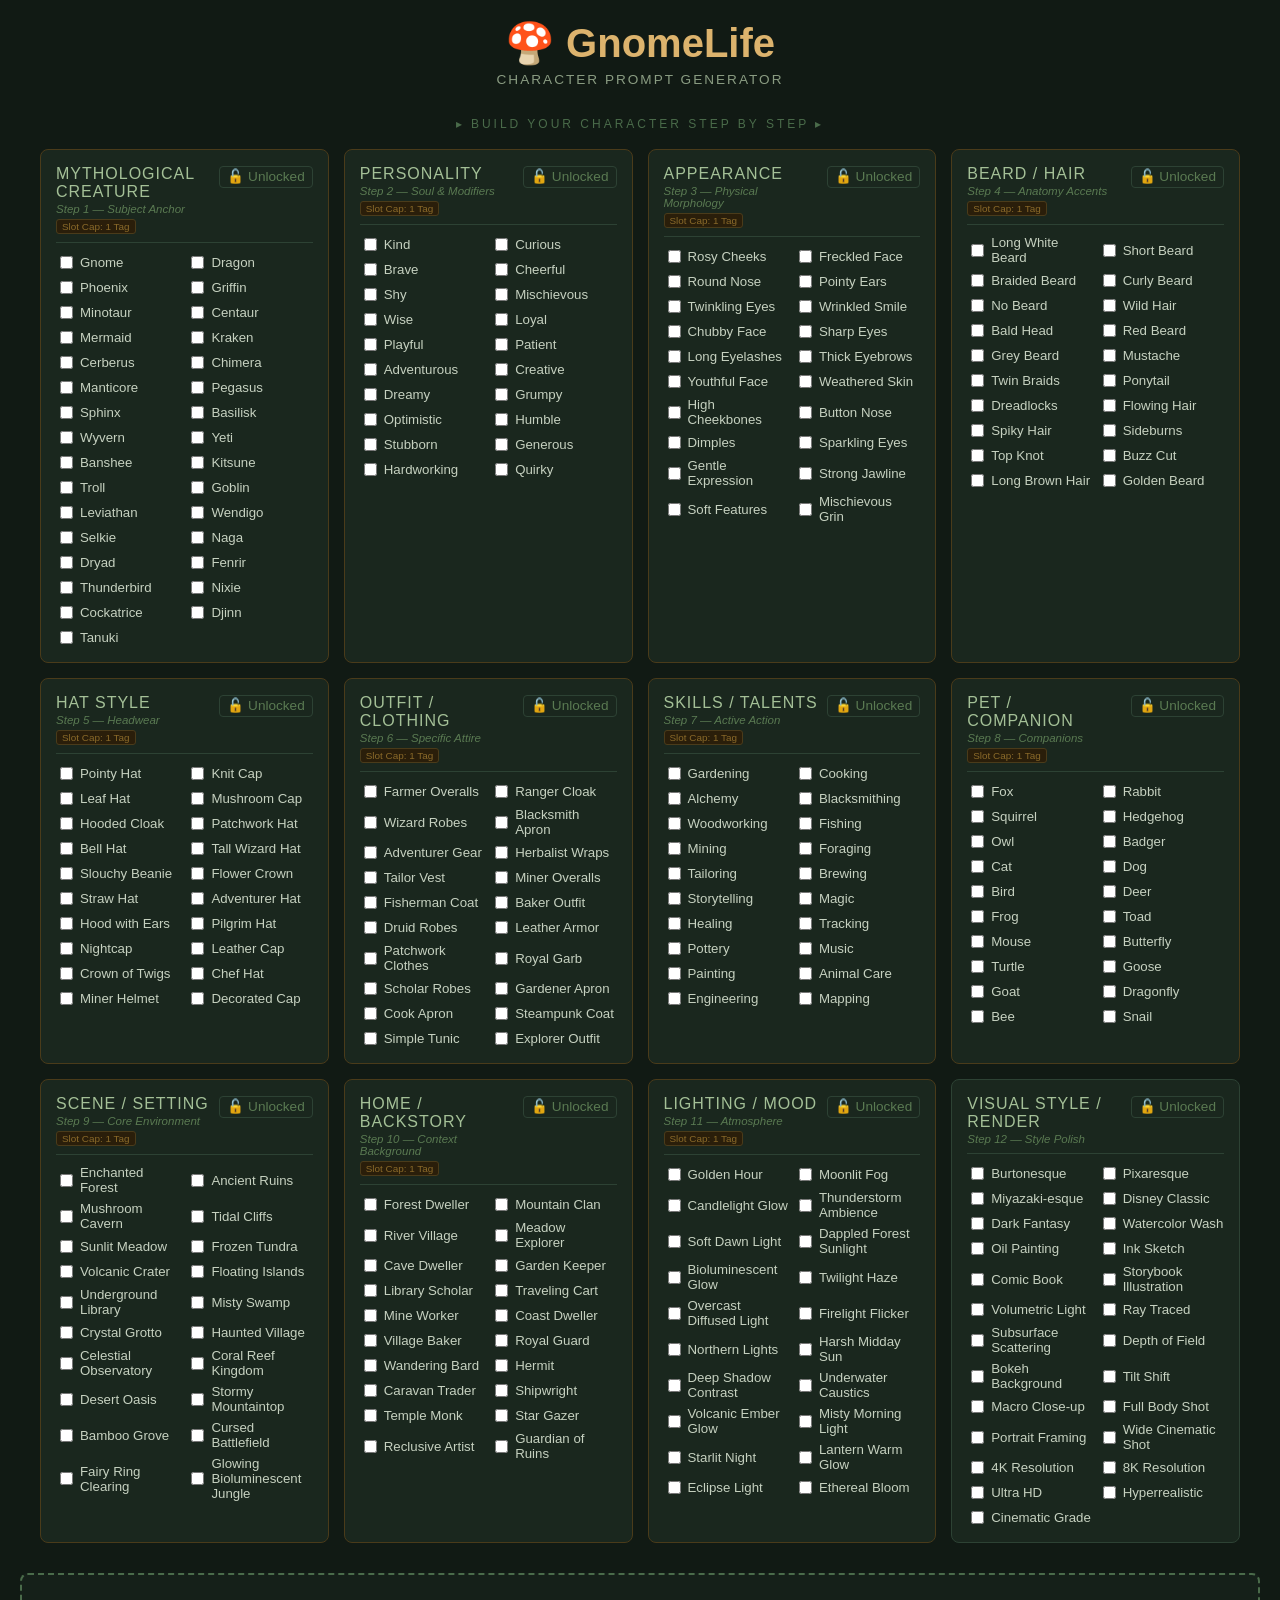
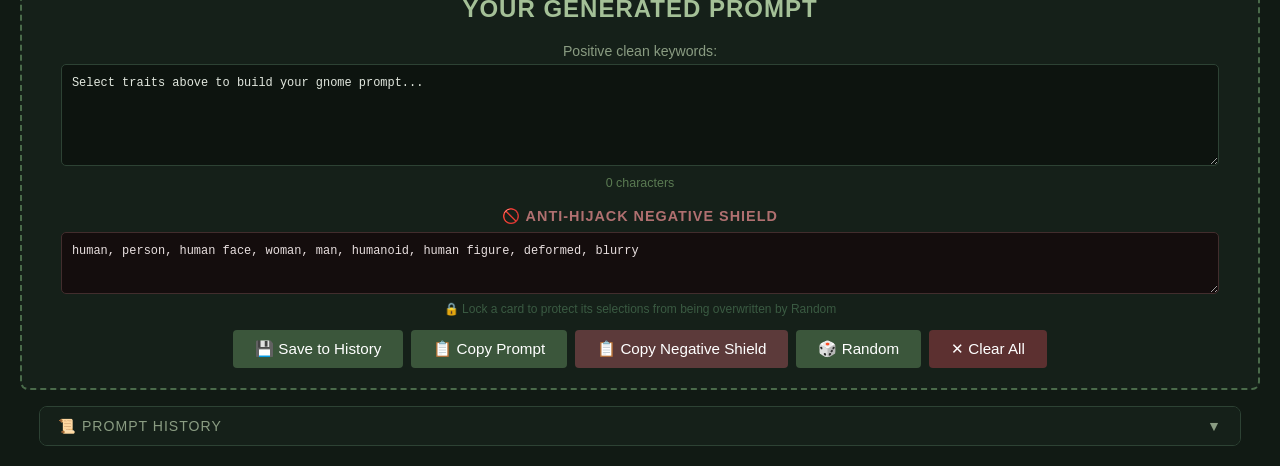
<file: 20260528__1203__Gemini__Character__Generator__vG.html>
<!DOCTYPE html>
<html lang="en">
<head>
<meta charset="UTF-8">
<meta name="viewport" content="width=device-width, initial-scale=1.0">
<title>GnomeLife Prompt Generator</title>
<style>
    body { font-family: 'Segoe UI', Tahoma, Geneva, Verdana, sans-serif; background-color: #111a14; color: #c6d1c0; margin: 0; padding: 20px; }
    .header { text-align: center; margin-bottom: 30px; }
    .header h1 { color: #dcb36d; margin: 0; font-size: 2.5em; }
    .header p { color: #8a9c82; margin: 5px 0 0 0; letter-spacing: 2px; font-size: 0.85em; }
    .pipeline-label { text-align: center; color: #4a6b4a; font-size: 0.75em; letter-spacing: 3px; margin-bottom: 18px; text-transform: uppercase; }
    .container { display: grid; grid-template-columns: repeat(auto-fit, minmax(280px, 1fr)); gap: 15px; max-width: 1200px; margin: 0 auto; }

    /* ── CARD BASE ── */
    .category-box { background-color: #1a271e; border: 1px solid #2d4234; border-radius: 8px; padding: 15px; transition: border-color 0.2s, opacity 0.2s; }
    .category-box.single-pick { border-color: #4a3b1a; }

    /* ── LOCKED STATE ── */
    .category-box.locked { border-color: #1e3a5c; background-color: #141e28; }
    .category-box.locked .category-title { color: #5a8ab0; }
    .category-box.locked .category-subtitle { color: #3a5a70; }
    .category-box.locked .checkbox-grid { opacity: 0.55; }

    /* ── STEP ROW ── */
    .step-row { display: flex; align-items: flex-start; gap: 8px; border-bottom: 1px solid #2d4234; padding-bottom: 8px; margin-bottom: 10px; }
    .step-info { flex: 1; }
    .category-title { color: #a4c097; margin: 0; font-size: 1.0em; text-transform: uppercase; letter-spacing: 1px; }
    .category-subtitle { color: #5a7a52; font-size: 0.72em; font-style: italic; margin-top: 2px; }

    /* ── BADGES ROW ── */
    .badge-row { display: flex; align-items: center; gap: 5px; margin-top: 4px; }
    .single-badge { font-size: 0.62em; color: #8a6a2a; background: #2a1e0a; border: 1px solid #4a3b1a; border-radius: 3px; padding: 1px 5px; white-space: nowrap; }

    /* ── LOCK BUTTON ── */
    .lock-btn {
        background: none;
        border: 1px solid #2d4234;
        border-radius: 4px;
        color: #5a7a52;
        font-size: 0.85em;
        cursor: pointer;
        padding: 3px 7px;
        line-height: 1;
        transition: all 0.2s;
        white-space: nowrap;
        flex-shrink: 0;
        margin-top: 1px;
    }
    .lock-btn:hover { border-color: #4a8ab0; color: #4a8ab0; background: none; }
    .locked .lock-btn { border-color: #1e5a8c; color: #4a8ab0; background: #0d1a26; }
    .locked .lock-btn:hover { border-color: #6aaad0; color: #6aaad0; background: #0d1a26; }

    /* ── CHECKBOXES ── */
    .checkbox-grid { display: grid; grid-template-columns: 1fr 1fr; gap: 6px; }
    label { font-size: 0.83em; cursor: pointer; display: flex; align-items: center; }
    input[type="checkbox"] { margin-right: 7px; accent-color: #4a6b4a; flex-shrink: 0; }

    /* ── OUTPUT ── */
    .output-section { max-width: 1200px; margin: 30px auto 0 auto; background-color: #152019; border: 2px dashed #4a6b4a; border-radius: 8px; padding: 20px; text-align: center; }
    .output-section h2 { color: #a4c097; margin-top: 0; letter-spacing: 1px; }
    textarea { width: 95%; height: 80px; background-color: #0d140f; color: #e2e8df; border: 1px solid #2d4234; border-radius: 5px; padding: 10px; font-family: monospace; font-size: 0.92em; margin-top: 5px; resize: vertical; line-height: 1.5; }
    .controls { margin-top: 14px; display: flex; flex-wrap: wrap; justify-content: center; gap: 8px; }
    button { background-color: #3b563b; color: #fff; border: none; padding: 10px 22px; font-size: 0.95em; border-radius: 4px; cursor: pointer; transition: background 0.2s; }
    button:hover { background-color: #4a6b4a; }
    .btn-clear { background-color: #5c3030; }
    .btn-clear:hover { background-color: #7a3e3e; }
    .char-count { font-size: 0.78em; color: #5a7a52; margin-top: 6px; }
    .lock-hint { font-size: 0.75em; color: #3a5a42; margin-top: 4px; }

    /* ── HISTORY PANEL ── */
    .history-section { max-width: 1200px; margin: 16px auto 0 auto; border: 1px solid #2d4234; border-radius: 8px; overflow: hidden; }
    .history-toggle { width: 100%; background: #152019; border: none; color: #8a9c82; padding: 11px 18px; text-align: left; cursor: pointer; font-size: 0.88em; letter-spacing: 1px; display: flex; justify-content: space-between; align-items: center; transition: background 0.2s; }
    .history-toggle:hover { background: #1a2b1e; }
    .history-toggle .arrow { transition: transform 0.25s; font-style: normal; }
    .history-toggle.open .arrow { transform: rotate(180deg); }
    .history-body { background: #111a14; display: none; padding: 12px 16px 16px; }
    .history-body.open { display: block; }
    .history-empty { color: #3a5a42; font-size: 0.82em; font-style: italic; text-align: center; padding: 10px 0; }
    .history-entry { background: #1a271e; border: 1px solid #2d4234; border-radius: 6px; padding: 10px 12px; margin-bottom: 10px; display: flex; gap: 10px; align-items: flex-start; }
    .history-entry:last-child { margin-bottom: 0; }
    .history-meta { flex-shrink: 0; text-align: right; min-width: 52px; }
    .history-num { font-size: 0.7em; color: #4a6b4a; font-weight: bold; letter-spacing: 1px; }
    .history-time { font-size: 0.68em; color: #3a5a42; margin-top: 2px; }
    .history-text { flex: 1; font-size: 0.8em; color: #b0c0ac; line-height: 1.5; font-family: monospace; word-break: break-word; }
    .history-actions { flex-shrink: 0; display: flex; flex-direction: column; gap: 5px; }
    .history-btn { background: #2a3d2a; border: 1px solid #3a5a3a; color: #a4c097; border-radius: 3px; padding: 4px 9px; font-size: 0.75em; cursor: pointer; white-space: nowrap; transition: background 0.2s; }
    .history-btn:hover { background: #3b563b; }
    .history-btn.restore { background: #1e2e3a; border-color: #2a4a5a; color: #7ab0c8; }
    .history-btn.restore:hover { background: #2a3e52; }
</style>
</head>
<body>

<div class="header">
    <h1>🍄 GnomeLife</h1>
    <p>CHARACTER PROMPT GENERATOR</p>
</div>
<div class="pipeline-label">▸ Build your character step by step ▸</div>

<div class="container" id="generator-form"></div>

<div class="output-section">
    <h2>YOUR GENERATED PROMPT</h2>
    <p style="font-size:0.88em; color:#8a9c82; margin:0;">Positive clean keywords:</p>
    <textarea id="prompt-output" readonly>Select traits above to build your gnome prompt...</textarea>
    <div class="char-count" id="char-count">0 characters</div>
    
    <h3 style="color: #b07070; margin-top: 18px; margin-bottom: 2px; font-size: 0.9em; letter-spacing: 1px; text-transform: uppercase;">🚫 Anti-Hijack Negative Shield</h3>
    <textarea id="negative-output" style="height: 40px; background-color: #140d0d; border-color: #422d2d; color: #e8dfdf;" readonly>human, person, human face, woman, man, humanoid, human figure, deformed, blurry</textarea>
    
    <div class="lock-hint">🔒 Lock a card to protect its selections from being overwritten by Random</div>
    <div class="controls">
        <button onclick="saveToHistory()">💾 Save to History</button>
        <button onclick="copyPrompt()">📋 Copy Prompt</button>
        <button onclick="copyNegative()" style="background-color: #5c3a3a;">📋 Copy Negative Shield</button>
        <button onclick="randomizeAll()">🎲 Random</button>
        <button class="btn-clear" onclick="clearAll()">✕ Clear All</button>
    </div>
</div>

<div class="history-section">
    <button class="history-toggle" id="history-toggle" onclick="toggleHistory()">
        <span>📜 PROMPT HISTORY <span id="history-count-badge"></span></span>
        <span class="arrow">▼</span>
    </button>
    <div class="history-body" id="history-body">
        <div class="history-empty" id="history-empty">No saved prompts yet — hit 💾 Save to History after building a prompt.</div>
        <div id="history-list"></div>
    </div>
</div>

<script>
    // ── INSIDE-OUT PROMPT CASCADING ARRAY ────────────────────────────────────
    // Reordered strictly by the community's token priority rules:
    // Subject -> Anatomy/Morphology -> Clothing/Outfit -> Action/Skills -> Environment Setting -> Lighting -> Render Style
    const pipeline = [
        {
            key: "creature",
            label: "Mythological Creature",
            subtitle: "Step 1 — Subject Anchor",
            singlePick: true,
            traits: ["Gnome","Dragon","Phoenix","Griffin","Minotaur","Centaur","Mermaid","Kraken","Cerberus","Chimera","Manticore","Pegasus","Sphinx","Basilisk","Wyvern","Yeti","Banshee","Kitsune","Troll","Goblin","Leviathan","Wendigo","Selkie","Naga","Dryad","Fenrir","Thunderbird","Nixie","Cockatrice","Djinn","Tanuki"]
        },
        {
            key: "personality",
            label: "Personality",
            subtitle: "Step 2 — Soul & Modifiers",
            singlePick: true, // Slot Capped
            traits: ["Kind","Curious","Brave","Cheerful","Shy","Mischievous","Wise","Loyal","Playful","Patient","Adventurous","Creative","Dreamy","Grumpy","Optimistic","Humble","Stubborn","Generous","Hardworking","Quirky"]
        },
        {
            key: "appearance",
            label: "Appearance",
            subtitle: "Step 3 — Physical Morphology",
            singlePick: true, // Slot Capped
            traits: ["Rosy Cheeks","Freckled Face","Round Nose","Pointy Ears","Twinkling Eyes","Wrinkled Smile","Chubby Face","Sharp Eyes","Long Eyelashes","Thick Eyebrows","Youthful Face","Weathered Skin","High Cheekbones","Button Nose","Dimples","Sparkling Eyes","Gentle Expression","Strong Jawline","Soft Features","Mischievous Grin"]
        },
        {
            key: "hair",
            label: "Beard / Hair",
            subtitle: "Step 4 — Anatomy Accents",
            singlePick: true, // Slot Capped
            traits: ["Long White Beard","Short Beard","Braided Beard","Curly Beard","No Beard","Wild Hair","Bald Head","Red Beard","Grey Beard","Mustache","Twin Braids","Ponytail","Dreadlocks","Flowing Hair","Spiky Hair","Sideburns","Top Knot","Buzz Cut","Long Brown Hair","Golden Beard"]
        },
        {
            key: "hat",
            label: "Hat Style",
            subtitle: "Step 5 — Headwear",
            singlePick: true, // Slot Capped
            traits: ["Pointy Hat","Knit Cap","Leaf Hat","Mushroom Cap","Hooded Cloak","Patchwork Hat","Bell Hat","Tall Wizard Hat","Slouchy Beanie","Flower Crown","Straw Hat","Adventurer Hat","Hood with Ears","Pilgrim Hat","Nightcap","Leather Cap","Crown of Twigs","Chef Hat","Miner Helmet","Decorated Cap"]
        },
        {
            key: "outfit",
            label: "Outfit / Clothing",
            subtitle: "Step 6 — Specific Attire",
            singlePick: true, // Slot Capped
            traits: ["Farmer Overalls","Ranger Cloak","Wizard Robes","Blacksmith Apron","Adventurer Gear","Herbalist Wraps","Tailor Vest","Miner Overalls","Fisherman Coat","Baker Outfit","Druid Robes","Leather Armor","Patchwork Clothes","Royal Garb","Scholar Robes","Gardener Apron","Cook Apron","Steampunk Coat","Simple Tunic","Explorer Outfit"]
        },
        {
            key: "skills",
            label: "Skills / Talents",
            subtitle: "Step 7 — Active Action",
            singlePick: true, // Slot Capped
            traits: ["Gardening","Cooking","Alchemy","Blacksmithing","Woodworking","Fishing","Mining","Foraging","Tailoring","Brewing","Storytelling","Magic","Healing","Tracking","Pottery","Music","Painting","Animal Care","Engineering","Mapping"]
        },
        {
            key: "companion",
            label: "Pet / Companion",
            subtitle: "Step 8 — Companions",
            singlePick: true, // Slot Capped
            traits: ["Fox","Rabbit","Squirrel","Hedgehog","Owl","Badger","Cat","Dog","Bird","Deer","Frog","Toad","Mouse","Butterfly","Turtle","Goose","Goat","Dragonfly","Bee","Snail"]
        },
        {
            key: "scene",
            label: "Scene / Setting",
            subtitle: "Step 9 — Core Environment",
            singlePick: true,
            traits: ["Enchanted Forest","Ancient Ruins","Mushroom Cavern","Tidal Cliffs","Sunlit Meadow","Frozen Tundra","Volcanic Crater","Floating Islands","Underground Library","Misty Swamp","Crystal Grotto","Haunted Village","Celestial Observatory","Coral Reef Kingdom","Desert Oasis","Stormy Mountaintop","Bamboo Grove","Cursed Battlefield","Fairy Ring Clearing","Glowing Bioluminescent Jungle"]
        },
        {
            key: "backstory",
            label: "Home / Backstory",
            subtitle: "Step 10 — Context Background",
            singlePick: true, // Slot Capped to block competing combinations
            traits: ["Forest Dweller","Mountain Clan","River Village","Meadow Explorer","Cave Dweller","Garden Keeper","Library Scholar","Traveling Cart","Mine Worker","Coast Dweller","Village Baker","Royal Guard","Wandering Bard","Hermit","Caravan Trader","Shipwright","Temple Monk","Star Gazer","Reclusive Artist","Guardian of Ruins"]
        },
        {
            key: "lighting",
            label: "Lighting / Mood",
            subtitle: "Step 11 — Atmosphere",
            singlePick: true,
            traits: ["Golden Hour","Moonlit Fog","Candlelight Glow","Thunderstorm Ambience","Soft Dawn Light","Dappled Forest Sunlight","Bioluminescent Glow","Twilight Haze","Overcast Diffused Light","Firelight Flicker","Northern Lights","Harsh Midday Sun","Deep Shadow Contrast","Underwater Caustics","Volcanic Ember Glow","Misty Morning Light","Starlit Night","Lantern Warm Glow","Eclipse Light","Ethereal Bloom"]
        },
        {
            key: "renderstyle",
            label: "Visual Style / Render",
            subtitle: "Step 12 — Style Polish",
            singlePick: false, // Stackable render parameters
            traits: [
                "Burtonesque","Pixaresque","Miyazaki-esque","Disney Classic","Dark Fantasy",
                "Watercolor Wash","Oil Painting","Ink Sketch","Comic Book","Storybook Illustration",
                "Volumetric Light","Ray Traced","Subsurface Scattering","Depth of Field","Bokeh Background",
                "Tilt Shift","Macro Close-up","Full Body Shot","Portrait Framing","Wide Cinematic Shot",
                "4K Resolution","8K Resolution","Ultra HD","Hyperrealistic","Cinematic Grade"
            ]
        }
    ];

    // ── BUILD UI ─────────────────────────────────────────────────────────────
    const form = document.getElementById('generator-form');

    pipeline.forEach(cat => {
        const box = document.createElement('div');
        box.className = 'category-box' + (cat.singlePick ? ' single-pick' : '');
        box.dataset.key = cat.key;
        box.dataset.locked = "false";

        const stepRow = document.createElement('div');
        stepRow.className = 'step-row';

        const stepInfo = document.createElement('div');
        stepInfo.className = 'step-info';
        stepInfo.innerHTML = `<div class="category-title">${cat.label}</div><div class="category-subtitle">${cat.subtitle}</div>`;

        if (cat.singlePick) {
            const badgeRow = document.createElement('div');
            badgeRow.className = 'badge-row';
            const badge = document.createElement('span');
            badge.className = 'single-badge';
            badge.textContent = 'Slot Cap: 1 Tag';
            badgeRow.appendChild(badge);
            stepInfo.appendChild(badgeRow);
        }

        const lockBtn = document.createElement('button');
        lockBtn.className = 'lock-btn';
        lockBtn.textContent = '🔓 Unlocked';
        lockBtn.title = 'Lock to protect from Random';
        lockBtn.addEventListener('click', () => toggleLock(box, lockBtn));

        stepRow.appendChild(stepInfo);
        stepRow.appendChild(lockBtn);
        box.appendChild(stepRow);

        const grid = document.createElement('div');
        grid.className = 'checkbox-grid';
        cat.traits.forEach(trait => {
            const label = document.createElement('label');
            const cb = document.createElement('input');
            cb.type = 'checkbox';
            cb.value = trait;
            cb.dataset.key = cat.key;
            cb.className = 'trait-checkbox';
            
            // ── PROGRAMMATIC MUTUAL EXCLUSIVITY ENFORCEMENT ──
            cb.addEventListener('change', (e) => {
                if (cat.singlePick && cb.checked) {
                    const siblings = cb.closest('.checkbox-grid').querySelectorAll('.trait-checkbox');
                    siblings.forEach(s => { if (s !== cb) s.checked = false; });
                }
                generatePrompt();
            });
            
            label.appendChild(cb);
            label.appendChild(document.createTextNode(trait));
            grid.appendChild(label);
        });

        box.appendChild(grid);
        form.appendChild(box);
    });

    function toggleLock(box, btn) {
        const isLocked = box.dataset.locked === "true";
        if (isLocked) {
            box.dataset.locked = "false";
            box.classList.remove('locked');
            btn.textContent = '🔓 Unlocked';
        } else {
            box.dataset.locked = "true";
            box.classList.add('locked');
            btn.textContent = '🔒 Locked';
        }
    }

    function getSelected() {
        const result = {};
        pipeline.forEach(cat => { result[cat.key] = []; });
        document.querySelectorAll('.trait-checkbox:checked').forEach(cb => {
            result[cb.dataset.key].push(cb.value);
        });
        return result;
    }

    // ── PROGRAMMATIC PROMPT BUILDER WITH SUFFIX SHIELDS ─────────────────────
    function generatePrompt() {
        const s = getSelected();
        const output = document.getElementById('prompt-output');
        const countEl = document.getElementById('char-count');

        const hasAny = Object.values(s).some(arr => arr.length > 0);
        if (!hasAny) {
            output.value = "Select traits above to build your gnome prompt...";
            countEl.textContent = "0 characters";
            return;
        }

        const keywords = [];
        pipeline.forEach(cat => {
            if (s[cat.key] && s[cat.key].length > 0) {
                s[cat.key].forEach(val => {
                    // ── RULE 2: SUBJECT ANCHORING SUFFIX SHIELDS ──
                    if (cat.key === "creature") {
                        let anchor = "figure";
                        if (val.toLowerCase() === "gnome") {
                            anchor = "creature";
                        } else if (["dragon", "phoenix", "griffin", "minotaur", "centaur", "kraken", "cerberus", "chimera", "manticore", "pegasus", "sphinx", "basilisk", "wyvern", "leviathan", "fenrir", "thunderbird", "cockatrice"].includes(val.toLowerCase())) {
                            anchor = "beast";
                        }
                        keywords.push(`${val} ${anchor}`);
                        keywords.push("non-human"); // Taxonomy Cue Shield injection
                    } else {
                        keywords.push(val);
                    }
                });
            }
        });

        const prompt = keywords.join(", ");
        output.value = prompt;
        countEl.textContent = prompt.length + " characters";
    }

    function clearAll() {
        document.querySelectorAll('.trait-checkbox').forEach(cb => cb.checked = false);
        generatePrompt();
    }

    function randomizeAll() {
        pipeline.forEach(cat => {
            const box = document.querySelector(`.category-box[data-key="${cat.key}"]`);
            if (box.dataset.locked === "true") return;

            box.querySelectorAll('.trait-checkbox').forEach(cb => cb.checked = false);

            const boxes = box.querySelectorAll('.trait-checkbox');
            // Enforce Rule 3: Single-Pick strictly rolls exactly 1 element to avoid keyword stuffing
            const max = cat.singlePick ? 1 : Math.floor(Math.random() * 3) + 1;
            const indices = new Set();
            while (indices.size < Math.min(max, boxes.length)) {
                indices.add(Math.floor(Math.random() * boxes.length));
            }
            indices.forEach(i => boxes[i].checked = true);
        });
        generatePrompt();
    }

    function copyPrompt() {
        const output = document.getElementById('prompt-output');
        if (navigator.clipboard) {
            navigator.clipboard.writeText(output.value).then(() => alert("Positive prompt copied to clipboard!"));
        } else {
            output.select();
            document.execCommand('copy');
            alert("Positive prompt copied to clipboard!");
        }
    }

    function copyNegative() {
        const output = document.getElementById('negative-output');
        if (navigator.clipboard) {
            navigator.clipboard.writeText(output.value).then(() => alert("Anti-Hijack Negative shield copied!"));
        } else {
            output.select();
            document.execCommand('copy');
            alert("Anti-Hijack Negative shield copied!");
        }
    }

    // ── HISTORY ───────────────────────────────────────────────────────────────
    const MAX_HISTORY = 5;
    let promptHistory = [];

    function saveToHistory() {
        const text = document.getElementById('prompt-output').value;
        if (!text || text.startsWith("Select traits")) {
            alert("Build a prompt first before saving.");
            return;
        }

        if (promptHistory.length && promptHistory[0].text === text) {
            alert("This prompt is already saved at the top of history.");
            return;
        }

        const now = new Date();
        const timeStr = now.toLocaleTimeString([], { hour: '2-digit', minute: '2-digit' });

        promptHistory.unshift({ text, time: timeStr });
        if (promptHistory.length > MAX_HISTORY) promptHistory.pop();

        renderHistory();

        const body = document.getElementById('history-body');
        const toggle = document.getElementById('history-toggle');
        if (!body.classList.contains('open')) {
            body.classList.add('open');
            toggle.classList.add('open');
        }
    }

    function renderHistory() {
        const list = document.getElementById('history-list');
        const empty = document.getElementById('history-empty');
        const badge = document.getElementById('history-count-badge');

        badge.textContent = promptHistory.length ? `(${promptHistory.length}/${MAX_HISTORY})` : '';

        if (!promptHistory.length) {
            empty.style.display = 'block';
            list.innerHTML = '';
            return;
        }

        empty.style.display = 'none';
        list.innerHTML = promptHistory.map((entry, i) => `
            <div class="history-entry">
                <div class="history-meta">
                    <div class="history-num">#${i + 1}</div>
                    <div class="history-time">${entry.time}</div>
                </div>
                <div class="history-text">${escapeHtml(entry.text)}</div>
                <div class="history-actions">
                    <button class="history-btn" onclick="copyFromHistory(${i})">📋 Copy</button>
                    <button class="history-btn restore" onclick="loadFromHistory(${i})">↩ Restore</button>
                    <button class="history-btn" style="background:#3a1a1a;border-color:#5a2a2a;color:#b07070;" onclick="deleteFromHistory(${i})">✕</button>
                </div>
            </div>
        `).join('');
    }

    function copyFromHistory(i) {
        const text = promptHistory[i].text;
        if (navigator.clipboard) {
            navigator.clipboard.writeText(text).then(() => alert("History prompt copied!"));
        } else {
            const ta = document.createElement('textarea');
            ta.value = text;
            document.body.appendChild(ta);
            ta.select();
            document.execCommand('copy');
            document.body.removeChild(ta);
            alert("History prompt copied!");
        }
    }

    function loadFromHistory(i) {
        const output = document.getElementById('prompt-output');
        const countEl = document.getElementById('char-count');
        output.value = promptHistory[i].text;
        countEl.textContent = promptHistory[i].text.length + " characters";
    }

    function deleteFromHistory(i) {
        promptHistory.splice(i, 1);
        renderHistory();
    }

    function toggleHistory() {
        const body = document.getElementById('history-body');
        const toggle = document.getElementById('history-toggle');
        body.classList.toggle('open');
        toggle.classList.toggle('open');
    }

    function escapeHtml(str) {
        return str.replace(/&/g,'&amp;').replace(/</g,'&lt;').replace(/>/g,'&gt;');
    }
</script>
</body>
</html>
</file>
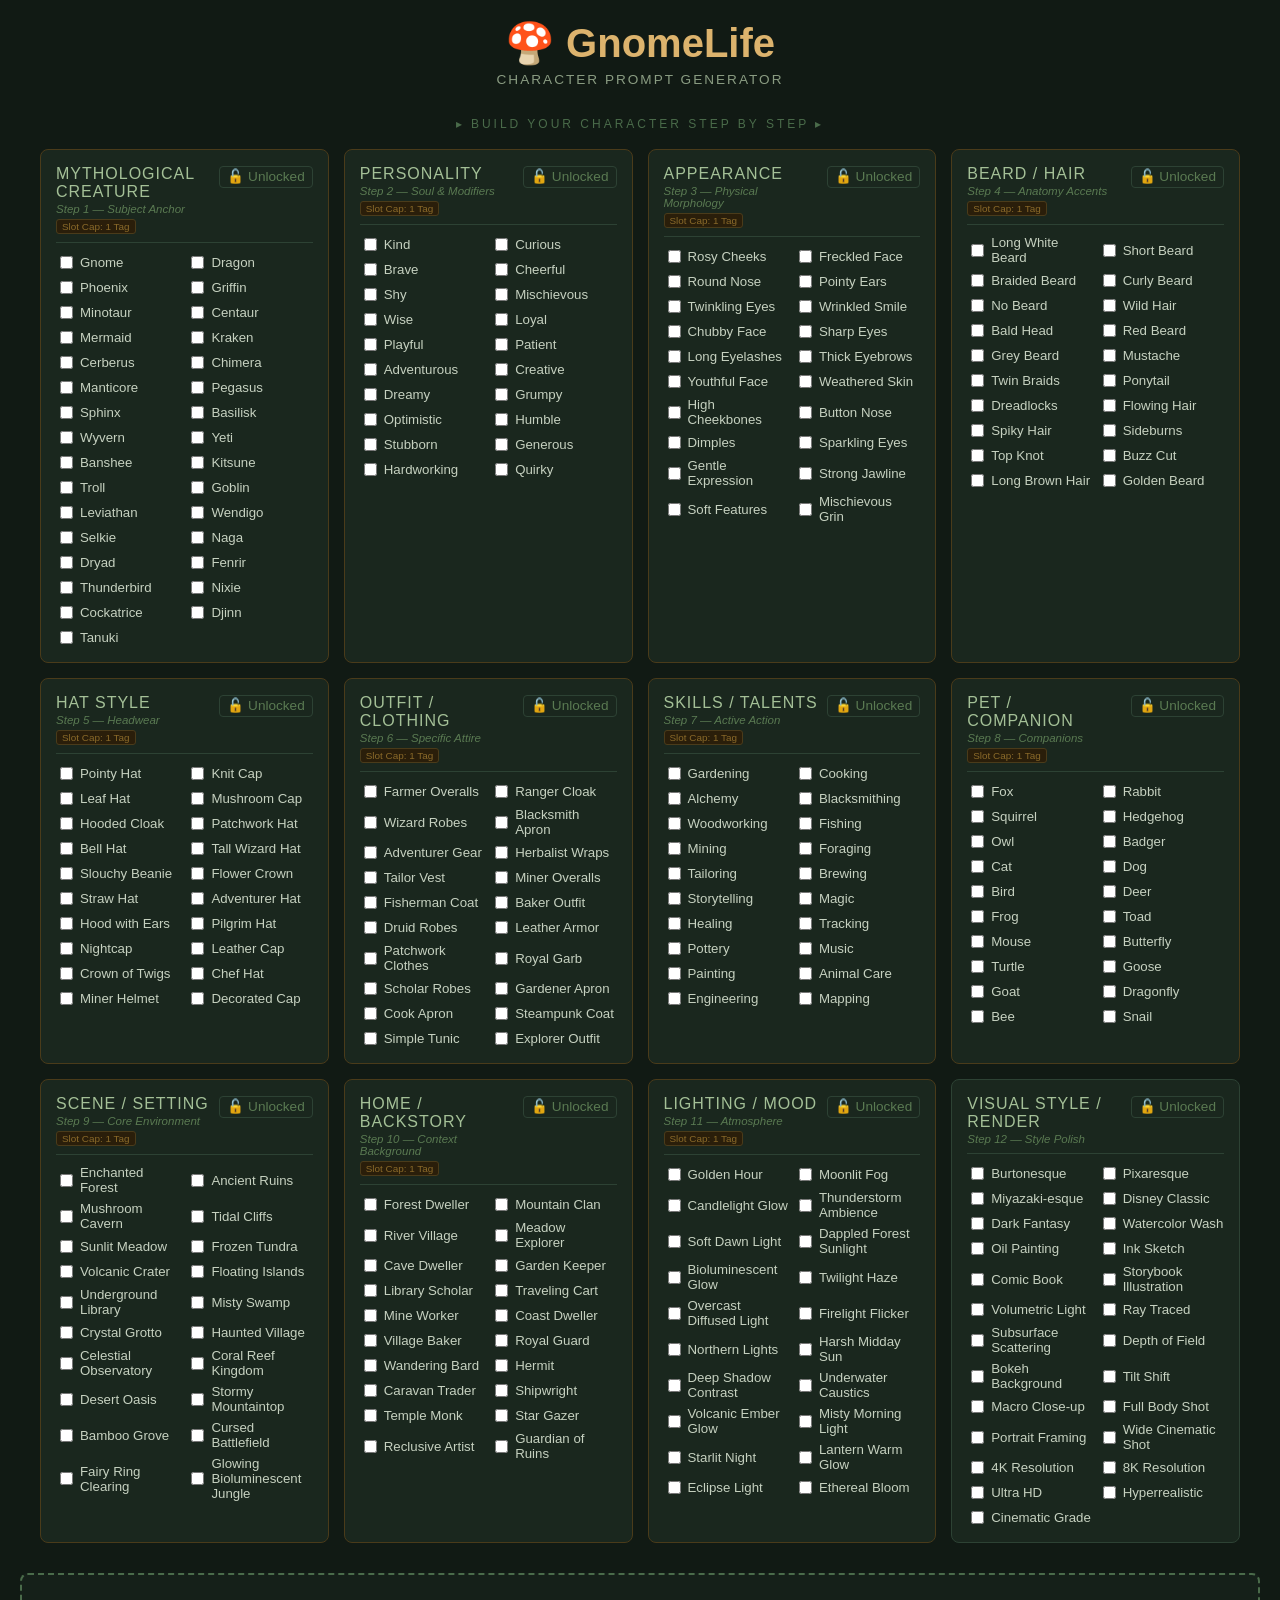
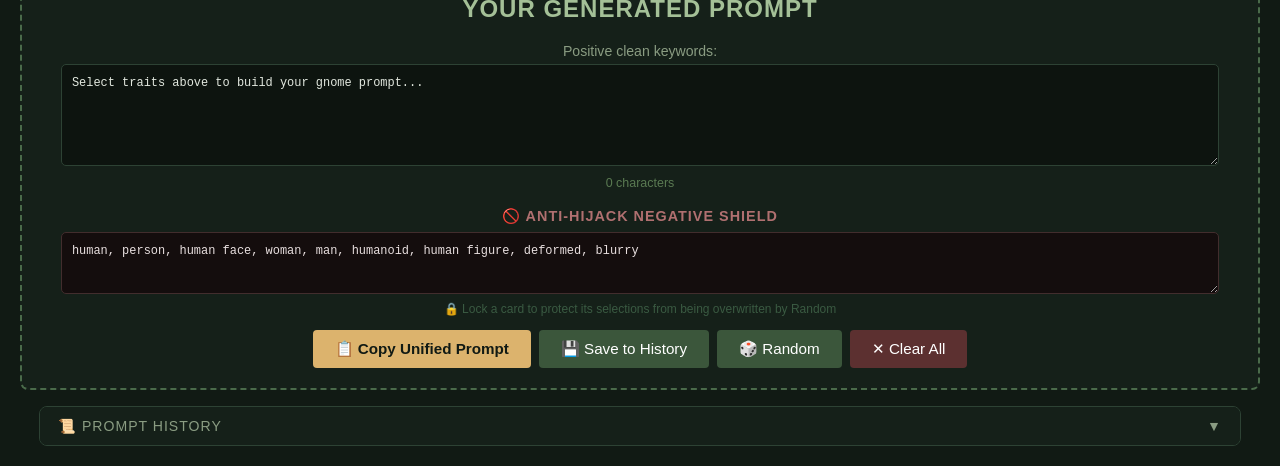
<file: 20260528__1209__Gemini__Character__Generator__vG.html>
<!DOCTYPE html>
<html lang="en">
<head>
<meta charset="UTF-8">
<meta name="viewport" content="width=device-width, initial-scale=1.0">
<title>GnomeLife Prompt Generator</title>
<style>
    body { font-family: 'Segoe UI', Tahoma, Geneva, Verdana, sans-serif; background-color: #111a14; color: #c6d1c0; margin: 0; padding: 20px; }
    .header { text-align: center; margin-bottom: 30px; }
    .header h1 { color: #dcb36d; margin: 0; font-size: 2.5em; }
    .header p { color: #8a9c82; margin: 5px 0 0 0; letter-spacing: 2px; font-size: 0.85em; }
    .pipeline-label { text-align: center; color: #4a6b4a; font-size: 0.75em; letter-spacing: 3px; margin-bottom: 18px; text-transform: uppercase; }
    .container { display: grid; grid-template-columns: repeat(auto-fit, minmax(280px, 1fr)); gap: 15px; max-width: 1200px; margin: 0 auto; }

    /* ── CARD BASE ── */
    .category-box { background-color: #1a271e; border: 1px solid #2d4234; border-radius: 8px; padding: 15px; transition: border-color 0.2s, opacity 0.2s; }
    .category-box.single-pick { border-color: #4a3b1a; }

    /* ── LOCKED STATE ── */
    .category-box.locked { border-color: #1e3a5c; background-color: #141e28; }
    .category-box.locked .category-title { color: #5a8ab0; }
    .category-box.locked .category-subtitle { color: #3a5a70; }
    .category-box.locked .checkbox-grid { opacity: 0.55; }

    /* ── STEP ROW ── */
    .step-row { display: flex; align-items: flex-start; gap: 8px; border-bottom: 1px solid #2d4234; padding-bottom: 8px; margin-bottom: 10px; }
    .step-info { flex: 1; }
    .category-title { color: #a4c097; margin: 0; font-size: 1.0em; text-transform: uppercase; letter-spacing: 1px; }
    .category-subtitle { color: #5a7a52; font-size: 0.72em; font-style: italic; margin-top: 2px; }

    /* ── BADGES ROW ── */
    .badge-row { display: flex; align-items: center; gap: 5px; margin-top: 4px; }
    .single-badge { font-size: 0.62em; color: #8a6a2a; background: #2a1e0a; border: 1px solid #4a3b1a; border-radius: 3px; padding: 1px 5px; white-space: nowrap; }

    /* ── LOCK BUTTON ── */
    .lock-btn {
        background: none;
        border: 1px solid #2d4234;
        border-radius: 4px;
        color: #5a7a52;
        font-size: 0.85em;
        cursor: pointer;
        padding: 3px 7px;
        line-height: 1;
        transition: all 0.2s;
        white-space: nowrap;
        flex-shrink: 0;
        margin-top: 1px;
    }
    .lock-btn:hover { border-color: #4a8ab0; color: #4a8ab0; background: none; }
    .locked .lock-btn { border-color: #1e5a8c; color: #4a8ab0; background: #0d1a26; }
    .locked .lock-btn:hover { border-color: #6aaad0; color: #6aaad0; background: #0d1a26; }

    /* ── CHECKBOXES ── */
    .checkbox-grid { display: grid; grid-template-columns: 1fr 1fr; gap: 6px; }
    label { font-size: 0.83em; cursor: pointer; display: flex; align-items: center; }
    input[type="checkbox"] { margin-right: 7px; accent-color: #4a6b4a; flex-shrink: 0; }

    /* ── OUTPUT ── */
    .output-section { max-width: 1200px; margin: 30px auto 0 auto; background-color: #152019; border: 2px dashed #4a6b4a; border-radius: 8px; padding: 20px; text-align: center; }
    .output-section h2 { color: #a4c097; margin-top: 0; letter-spacing: 1px; }
    textarea { width: 95%; height: 80px; background-color: #0d140f; color: #e2e8df; border: 1px solid #2d4234; border-radius: 5px; padding: 10px; font-family: monospace; font-size: 0.92em; margin-top: 5px; resize: vertical; line-height: 1.5; }
    .controls { margin-top: 14px; display: flex; flex-wrap: wrap; justify-content: center; gap: 8px; }
    button { background-color: #3b563b; color: #fff; border: none; padding: 10px 22px; font-size: 0.95em; border-radius: 4px; cursor: pointer; transition: background 0.2s; }
    button:hover { background-color: #4a6b4a; }
    .btn-unified { background-color: #dcb36d; color: #111a14; font-weight: bold; }
    .btn-unified:hover { background-color: #f0cb85; }
    .btn-clear { background-color: #5c3030; }
    .btn-clear:hover { background-color: #7a3e3e; }
    .char-count { font-size: 0.78em; color: #5a7a52; margin-top: 6px; }
    .lock-hint { font-size: 0.75em; color: #3a5a42; margin-top: 4px; }

    /* ── HISTORY PANEL ── */
    .history-section { max-width: 1200px; margin: 16px auto 0 auto; border: 1px solid #2d4234; border-radius: 8px; overflow: hidden; }
    .history-toggle { width: 100%; background: #152019; border: none; color: #8a9c82; padding: 11px 18px; text-align: left; cursor: pointer; font-size: 0.88em; letter-spacing: 1px; display: flex; justify-content: space-between; align-items: center; transition: background 0.2s; }
    .history-toggle:hover { background: #1a2b1e; }
    .history-toggle .arrow { transition: transform 0.25s; font-style: normal; }
    .history-toggle.open .arrow { transform: rotate(180deg); }
    .history-body { background: #111a14; display: none; padding: 12px 16px 16px; }
    .history-body.open { display: block; }
    .history-empty { color: #3a5a42; font-size: 0.82em; font-style: italic; text-align: center; padding: 10px 0; }
    .history-entry { background: #1a271e; border: 1px solid #2d4234; border-radius: 6px; padding: 10px 12px; margin-bottom: 10px; display: flex; gap: 10px; align-items: flex-start; }
    .history-entry:last-child { margin-bottom: 0; }
    .history-meta { flex-shrink: 0; text-align: right; min-width: 52px; }
    .history-num { font-size: 0.7em; color: #4a6b4a; font-weight: bold; letter-spacing: 1px; }
    .history-time { font-size: 0.68em; color: #3a5a42; margin-top: 2px; }
    .history-text { flex: 1; font-size: 0.8em; color: #b0c0ac; line-height: 1.5; font-family: monospace; word-break: break-word; }
    .history-actions { flex-shrink: 0; display: flex; flex-direction: column; gap: 5px; }
    .history-btn { background: #2a3d2a; border: 1px solid #3a5a3a; color: #a4c097; border-radius: 3px; padding: 4px 9px; font-size: 0.75em; cursor: pointer; white-space: nowrap; transition: background 0.2s; }
    .history-btn:hover { background: #3b563b; }
    .history-btn.restore { background: #1e2e3a; border-color: #2a4a5a; color: #7ab0c8; }
    .history-btn.restore:hover { background: #2a3e52; }
</style>
</head>
<body>

<div class="header">
    <h1>🍄 GnomeLife</h1>
    <p>CHARACTER PROMPT GENERATOR</p>
</div>
<div class="pipeline-label">▸ Build your character step by step ▸</div>

<div class="container" id="generator-form"></div>

<div class="output-section">
    <h2>YOUR GENERATED PROMPT</h2>
    <p style="font-size:0.88em; color:#8a9c82; margin:0;">Positive clean keywords:</p>
    <textarea id="prompt-output" readonly>Select traits above to build your gnome prompt...</textarea>
    <div class="char-count" id="char-count">0 characters</div>
    
    <h3 style="color: #b07070; margin-top: 18px; margin-bottom: 2px; font-size: 0.9em; letter-spacing: 1px; text-transform: uppercase;">🚫 Anti-Hijack Negative Shield</h3>
    <textarea id="negative-output" style="height: 40px; background-color: #140d0d; border-color: #422d2d; color: #e8dfdf;" readonly>human, person, human face, woman, man, humanoid, human figure, deformed, blurry</textarea>
    
    <div class="lock-hint">🔒 Lock a card to protect its selections from being overwritten by Random</div>
    <div class="controls">
        <button class="btn-unified" onclick="copyUnifiedBlock()">📋 Copy Unified Prompt</button>
        <button onclick="saveToHistory()">💾 Save to History</button>
        <button onclick="randomizeAll()">🎲 Random</button>
        <button class="btn-clear" onclick="clearAll()">✕ Clear All</button>
    </div>
</div>

<div class="history-section">
    <button class="history-toggle" id="history-toggle" onclick="toggleHistory()">
        <span>📜 PROMPT HISTORY <span id="history-count-badge"></span></span>
        <span class="arrow">▼</span>
    </button>
    <div class="history-body" id="history-body">
        <div class="history-empty" id="history-empty">No saved prompts yet — hit 💾 Save to History after building a prompt.</div>
        <div id="history-list"></div>
    </div>
</div>

<script>
    // ── INSIDE-OUT PROMPT CASCADING ARRAY ────────────────────────────────────
    const pipeline = [
        {
            key: "creature",
            label: "Mythological Creature",
            subtitle: "Step 1 — Subject Anchor",
            singlePick: true,
            traits: ["Gnome","Dragon","Phoenix","Griffin","Minotaur","Centaur","Mermaid","Kraken","Cerberus","Chimera","Manticore","Pegasus","Sphinx","Basilisk","Wyvern","Yeti","Banshee","Kitsune","Troll","Goblin","Leviathan","Wendigo","Selkie","Naga","Dryad","Fenrir","Thunderbird","Nixie","Cockatrice","Djinn","Tanuki"]
        },
        {
            key: "personality",
            label: "Personality",
            subtitle: "Step 2 — Soul & Modifiers",
            singlePick: true,
            traits: ["Kind","Curious","Brave","Cheerful","Shy","Mischievous","Wise","Loyal","Playful","Patient","Adventurous","Creative","Dreamy","Grumpy","Optimistic","Humble","Stubborn","Generous","Hardworking","Quirky"]
        },
        {
            key: "appearance",
            label: "Appearance",
            subtitle: "Step 3 — Physical Morphology",
            singlePick: true,
            traits: ["Rosy Cheeks","Freckled Face","Round Nose","Pointy Ears","Twinkling Eyes","Wrinkled Smile","Chubby Face","Sharp Eyes","Long Eyelashes","Thick Eyebrows","Youthful Face","Weathered Skin","High Cheekbones","Button Nose","Dimples","Sparkling Eyes","Gentle Expression","Strong Jawline","Soft Features","Mischievous Grin"]
        },
        {
            key: "hair",
            label: "Beard / Hair",
            subtitle: "Step 4 — Anatomy Accents",
            singlePick: true,
            traits: ["Long White Beard","Short Beard","Braided Beard","Curly Beard","No Beard","Wild Hair","Bald Head","Red Beard","Grey Beard","Mustache","Twin Braids","Ponytail","Dreadlocks","Flowing Hair","Spiky Hair","Sideburns","Top Knot","Buzz Cut","Long Brown Hair","Golden Beard"]
        },
        {
            key: "hat",
            label: "Hat Style",
            subtitle: "Step 5 — Headwear",
            singlePick: true,
            traits: ["Pointy Hat","Knit Cap","Leaf Hat","Mushroom Cap","Hooded Cloak","Patchwork Hat","Bell Hat","Tall Wizard Hat","Slouchy Beanie","Flower Crown","Straw Hat","Adventurer Hat","Hood with Ears","Pilgrim Hat","Nightcap","Leather Cap","Crown of Twigs","Chef Hat","Miner Helmet","Decorated Cap"]
        },
        {
            key: "outfit",
            label: "Outfit / Clothing",
            subtitle: "Step 6 — Specific Attire",
            singlePick: true,
            traits: ["Farmer Overalls","Ranger Cloak","Wizard Robes","Blacksmith Apron","Adventurer Gear","Herbalist Wraps","Tailor Vest","Miner Overalls","Fisherman Coat","Baker Outfit","Druid Robes","Leather Armor","Patchwork Clothes","Royal Garb","Scholar Robes","Gardener Apron","Cook Apron","Steampunk Coat","Simple Tunic","Explorer Outfit"]
        },
        {
            key: "skills",
            label: "Skills / Talents",
            subtitle: "Step 7 — Active Action",
            singlePick: true,
            traits: ["Gardening","Cooking","Alchemy","Blacksmithing","Woodworking","Fishing","Mining","Foraging","Tailoring","Brewing","Storytelling","Magic","Healing","Tracking","Pottery","Music","Painting","Animal Care","Engineering","Mapping"]
        },
        {
            key: "companion",
            label: "Pet / Companion",
            subtitle: "Step 8 — Companions",
            singlePick: true,
            traits: ["Fox","Rabbit","Squirrel","Hedgehog","Owl","Badger","Cat","Dog","Bird","Deer","Frog","Toad","Mouse","Butterfly","Turtle","Goose","Goat","Dragonfly","Bee","Snail"]
        },
        {
            key: "scene",
            label: "Scene / Setting",
            subtitle: "Step 9 — Core Environment",
            singlePick: true,
            traits: ["Enchanted Forest","Ancient Ruins","Mushroom Cavern","Tidal Cliffs","Sunlit Meadow","Frozen Tundra","Volcanic Crater","Floating Islands","Underground Library","Misty Swamp","Crystal Grotto","Haunted Village","Celestial Observatory","Coral Reef Kingdom","Desert Oasis","Stormy Mountaintop","Bamboo Grove","Cursed Battlefield","Fairy Ring Clearing","Glowing Bioluminescent Jungle"]
        },
        {
            key: "backstory",
            label: "Home / Backstory",
            subtitle: "Step 10 — Context Background",
            singlePick: true,
            traits: ["Forest Dweller","Mountain Clan","River Village","Meadow Explorer","Cave Dweller","Garden Keeper","Library Scholar","Traveling Cart","Mine Worker","Coast Dweller","Village Baker","Royal Guard","Wandering Bard","Hermit","Caravan Trader","Shipwright","Temple Monk","Star Gazer","Reclusive Artist","Guardian of Ruins"]
        },
        {
            key: "lighting",
            label: "Lighting / Mood",
            subtitle: "Step 11 — Atmosphere",
            singlePick: true,
            traits: ["Golden Hour","Moonlit Fog","Candlelight Glow","Thunderstorm Ambience","Soft Dawn Light","Dappled Forest Sunlight","Bioluminescent Glow","Twilight Haze","Overcast Diffused Light","Firelight Flicker","Northern Lights","Harsh Midday Sun","Deep Shadow Contrast","Underwater Caustics","Volcanic Ember Glow","Misty Morning Light","Starlit Night","Lantern Warm Glow","Eclipse Light","Ethereal Bloom"]
        },
        {
            key: "renderstyle",
            label: "Visual Style / Render",
            subtitle: "Step 12 — Style Polish",
            singlePick: false,
            traits: [
                "Burtonesque","Pixaresque","Miyazaki-esque","Disney Classic","Dark Fantasy",
                "Watercolor Wash","Oil Painting","Ink Sketch","Comic Book","Storybook Illustration",
                "Volumetric Light","Ray Traced","Subsurface Scattering","Depth of Field","Bokeh Background",
                "Tilt Shift","Macro Close-up","Full Body Shot","Portrait Framing","Wide Cinematic Shot",
                "4K Resolution","8K Resolution","Ultra HD","Hyperrealistic","Cinematic Grade"
            ]
        }
    ];

    // ── BUILD UI ─────────────────────────────────────────────────────────────
    const form = document.getElementById('generator-form');

    pipeline.forEach(cat => {
        const box = document.createElement('div');
        box.className = 'category-box' + (cat.singlePick ? ' single-pick' : '');
        box.dataset.key = cat.key;
        box.dataset.locked = "false";

        const stepRow = document.createElement('div');
        stepRow.className = 'step-row';

        const stepInfo = document.createElement('div');
        stepInfo.className = 'step-info';
        stepInfo.innerHTML = `<div class="category-title">${cat.label}</div><div class="category-subtitle">${cat.subtitle}</div>`;

        if (cat.singlePick) {
            const badgeRow = document.createElement('div');
            badgeRow.className = 'badge-row';
            const badge = document.createElement('span');
            badge.className = 'single-badge';
            badge.textContent = 'Slot Cap: 1 Tag';
            badgeRow.appendChild(badge);
            stepInfo.appendChild(badgeRow);
        }

        const lockBtn = document.createElement('button');
        lockBtn.className = 'lock-btn';
        lockBtn.textContent = '🔓 Unlocked';
        lockBtn.title = 'Lock to protect from Random';
        lockBtn.addEventListener('click', () => toggleLock(box, lockBtn));

        stepRow.appendChild(stepInfo);
        stepRow.appendChild(lockBtn);
        box.appendChild(stepRow);

        const grid = document.createElement('div');
        grid.className = 'checkbox-grid';
        cat.traits.forEach(trait => {
            const label = document.createElement('label');
            const cb = document.createElement('input');
            cb.type = 'checkbox';
            cb.value = trait;
            cb.dataset.key = cat.key;
            cb.className = 'trait-checkbox';
            
            cb.addEventListener('change', (e) => {
                if (cat.singlePick && cb.checked) {
                    const siblings = cb.closest('.checkbox-grid').querySelectorAll('.trait-checkbox');
                    siblings.forEach(s => { if (s !== cb) s.checked = false; });
                }
                generatePrompt();
            });
            
            label.appendChild(cb);
            label.appendChild(document.createTextNode(trait));
            grid.appendChild(label);
        });

        box.appendChild(grid);
        form.appendChild(box);
    });

    function toggleLock(box, btn) {
        const isLocked = box.dataset.locked === "true";
        if (isLocked) {
            box.dataset.locked = "false";
            box.classList.remove('locked');
            btn.textContent = '🔓 Unlocked';
        } else {
            box.dataset.locked = "true";
            box.classList.add('locked');
            btn.textContent = '🔒 Locked';
        }
    }

    function getSelected() {
        const result = {};
        pipeline.forEach(cat => { result[cat.key] = []; });
        document.querySelectorAll('.trait-checkbox:checked').forEach(cb => {
            result[cb.dataset.key].push(cb.value);
        });
        return result;
    }

    // ── PROGRAMMATIC PROMPT BUILDER WITH SUFFIX SHIELDS ─────────────────────
    function generatePrompt() {
        const s = getSelected();
        const output = document.getElementById('prompt-output');
        const countEl = document.getElementById('char-count');

        const hasAny = Object.values(s).some(arr => arr.length > 0);
        if (!hasAny) {
            output.value = "Select traits above to build your gnome prompt...";
            countEl.textContent = "0 characters";
            return;
        }

        const keywords = [];
        pipeline.forEach(cat => {
            if (s[cat.key] && s[cat.key].length > 0) {
                s[cat.key].forEach(val => {
                    if (cat.key === "creature") {
                        let anchor = "figure";
                        if (val.toLowerCase() === "gnome") {
                            anchor = "creature";
                        } else if (["dragon", "phoenix", "griffin", "minotaur", "centaur", "kraken", "cerberus", "chimera", "manticore", "pegasus", "sphinx", "basilisk", "wyvern", "leviathan", "fenrir", "thunderbird", "cockatrice"].includes(val.toLowerCase())) {
                            anchor = "beast";
                        }
                        keywords.push(`${val} ${anchor}`);
                        keywords.push("non-human"); 
                    } else {
                        keywords.push(val);
                    }
                });
            }
        });

        const prompt = keywords.join(", ");
        output.value = prompt;
        countEl.textContent = prompt.length + " characters";
    }

    function clearAll() {
        document.querySelectorAll('.trait-checkbox').forEach(cb => cb.checked = false);
        generatePrompt();
    }

    function randomizeAll() {
        pipeline.forEach(cat => {
            const box = document.querySelector(`.category-box[data-key="${cat.key}"]`);
            if (box.dataset.locked === "true") return;

            box.querySelectorAll('.trait-checkbox').forEach(cb => cb.checked = false);

            const boxes = box.querySelectorAll('.trait-checkbox');
            const max = cat.singlePick ? 1 : Math.floor(Math.random() * 3) + 1;
            const indices = new Set();
            while (indices.size < Math.min(max, boxes.length)) {
                indices.add(Math.floor(Math.random() * boxes.length));
            }
            indices.forEach(i => boxes[i].checked = true);
        });
        generatePrompt();
    }

    // ── UNIFIED TWO-LINE CLIPBOARD COPY ──────────────────────────────────────
    function copyUnifiedBlock() {
        const pos = document.getElementById('prompt-output').value;
        const neg = document.getElementById('negative-output').value;
        
        if (!pos || pos.startsWith("Select traits")) {
            alert("Build a prompt first before copying.");
            return;
        }

        const combinedBlock = `${pos}\n${neg}`;

        if (navigator.clipboard) {
            navigator.clipboard.writeText(combinedBlock).then(() => {
                showVisualFeedback();
            });
        } else {
            const ta = document.createElement('textarea');
            ta.value = combinedBlock;
            document.body.appendChild(ta);
            ta.select();
            document.execCommand('copy');
            document.body.removeChild(ta);
            showVisualFeedback();
        }
    }

    function showVisualFeedback() {
        const btn = document.querySelector('.btn-unified');
        const originalText = btn.textContent;
        btn.textContent = "✔ Copied Both Lines!";
        btn.style.backgroundColor = "#a4c097";
        setTimeout(() => {
            btn.textContent = originalText;
            btn.style.backgroundColor = "#dcb36d";
        }, 1200);
    }

    // ── HISTORY ───────────────────────────────────────────────────────────────
    const MAX_HISTORY = 5;
    let promptHistory = [];

    function saveToHistory() {
        const text = document.getElementById('prompt-output').value;
        if (!text || text.startsWith("Select traits")) {
            alert("Build a prompt first before saving.");
            return;
        }

        if (promptHistory.length && promptHistory[0].text === text) {
            alert("This prompt is already saved at the top of history.");
            return;
        }

        const now = new Date();
        const timeStr = now.toLocaleTimeString([], { hour: '2-digit', minute: '2-digit' });

        promptHistory.unshift({ text, time: timeStr });
        if (promptHistory.length > MAX_HISTORY) promptHistory.pop();

        renderHistory();

        const body = document.getElementById('history-body');
        const toggle = document.getElementById('history-toggle');
        if (!body.classList.contains('open')) {
            body.classList.add('open');
            toggle.classList.add('open');
        }
    }

    function renderHistory() {
        const list = document.getElementById('history-list');
        const empty = document.getElementById('history-empty');
        const badge = document.getElementById('history-count-badge');

        badge.textContent = promptHistory.length ? `(${promptHistory.length}/${MAX_HISTORY})` : '';

        if (!promptHistory.length) {
            empty.style.display = 'block';
            list.innerHTML = '';
            return;
        }

        empty.style.display = 'none';
        list.innerHTML = promptHistory.map((entry, i) => `
            <div class="history-entry">
                <div class="history-meta">
                    <div class="history-num">#${i + 1}</div>
                    <div class="history-time">${entry.time}</div>
                </div>
                <div class="history-text">${escapeHtml(entry.text)}</div>
                <div class="history-actions">
                    <button class="history-btn" onclick="copyFromHistory(${i})">📋 Copy</button>
                    <button class="history-btn restore" onclick="loadFromHistory(${i})">↩ Restore</button>
                    <button class="history-btn" style="background:#3a1a1a;border-color:#5a2a2a;color:#b07070;" onclick="deleteFromHistory(${i})">✕</button>
                </div>
            </div>
        `).join('');
    }

    function copyFromHistory(i) {
        const text = promptHistory[i].text;
        const neg = document.getElementById('negative-output').value;
        const combined = `${text}\n${neg}`;
        if (navigator.clipboard) {
            navigator.clipboard.writeText(combined).then(() => alert("History prompt + Negative shield copied!"));
        } else {
            const ta = document.createElement('textarea');
            ta.value = combined;
            document.body.appendChild(ta);
            ta.select();
            document.execCommand('copy');
            document.body.removeChild(ta);
            alert("History prompt + Negative shield copied!");
        }
    }

    function loadFromHistory(i) {
        const output = document.getElementById('prompt-output');
        const countEl = document.getElementById('char-count');
        output.value = promptHistory[i].text;
        countEl.textContent = promptHistory[i].text.length + " characters";
    }

    function deleteFromHistory(i) {
        promptHistory.splice(i, 1);
        renderHistory();
    }

    function toggleHistory() {
        const body = document.getElementById('history-body');
        const toggle = document.getElementById('history-toggle');
        body.classList.toggle('open');
        toggle.classList.toggle('open');
    }

    function escapeHtml(str) {
        return str.replace(/&/g,'&amp;').replace(/</g,'&lt;').replace(/>/g,'&gt;');
    }
</script>
</body>
</html>
</file>
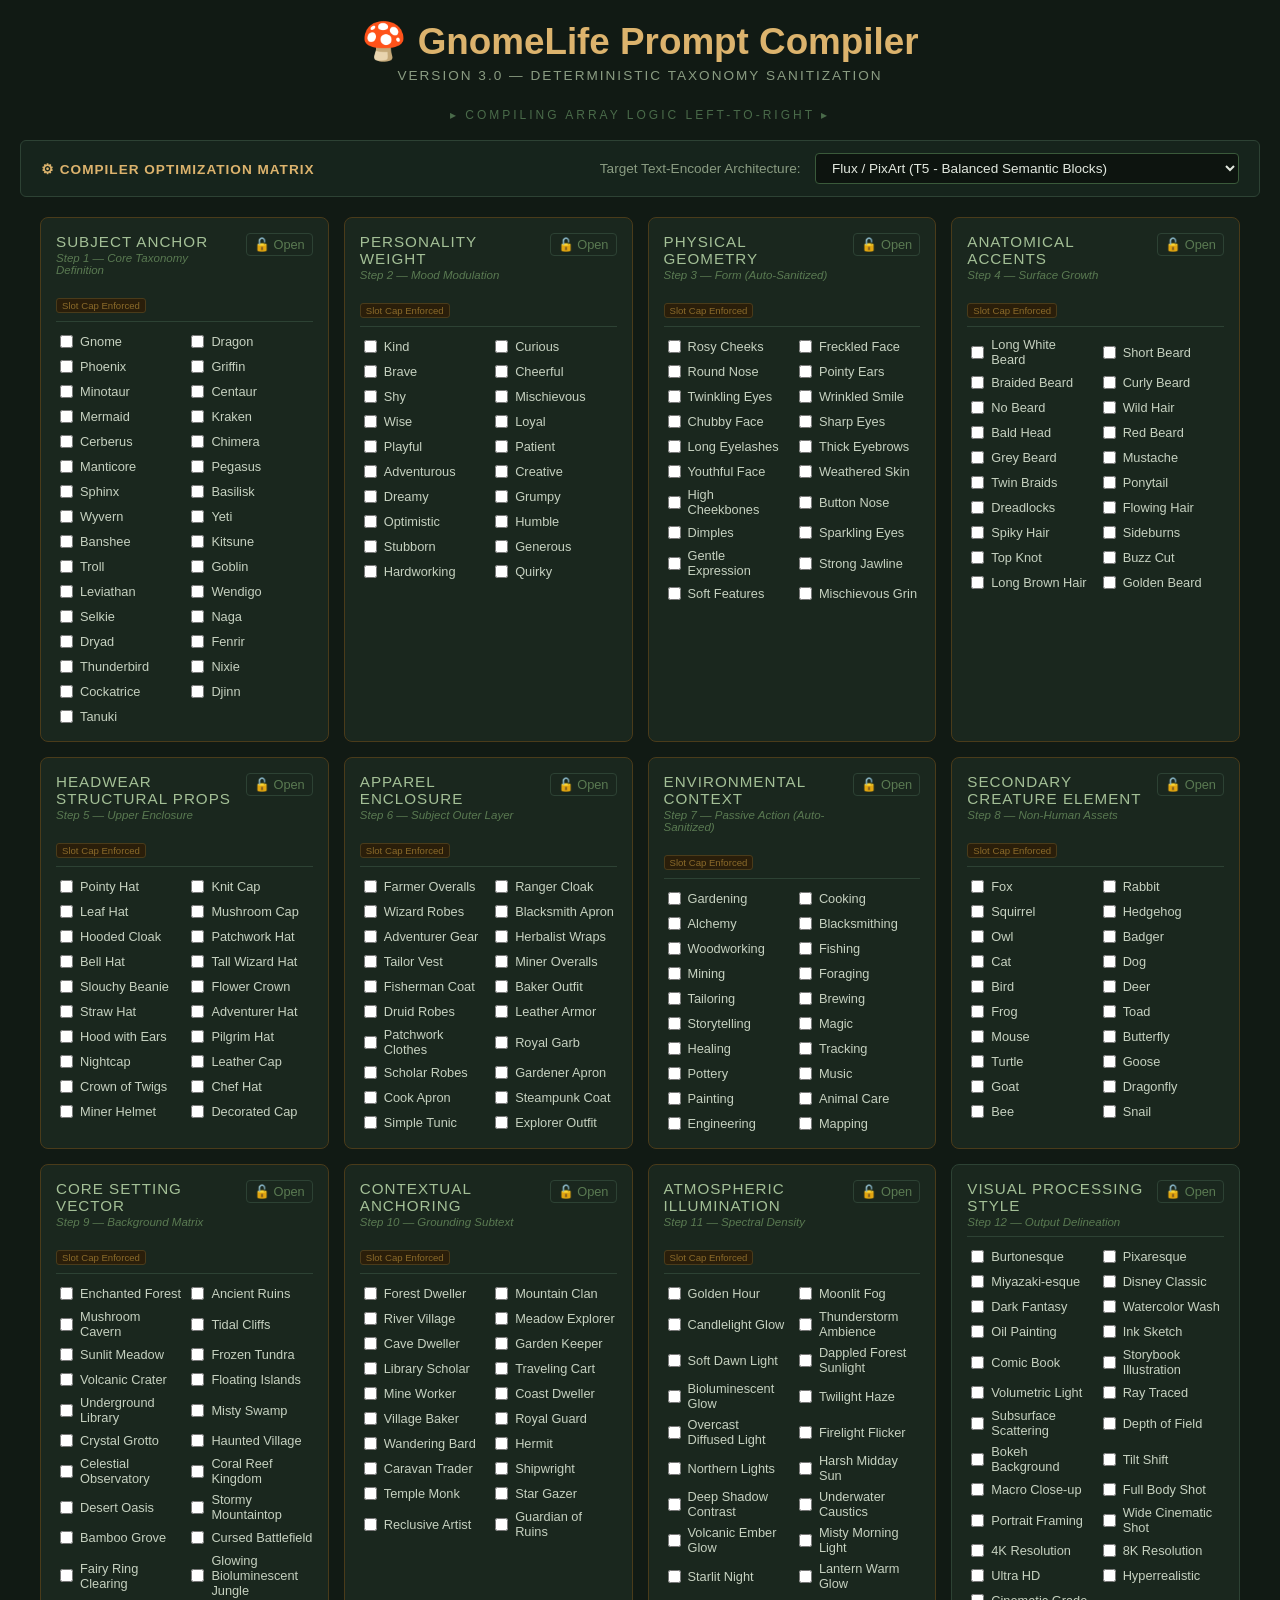
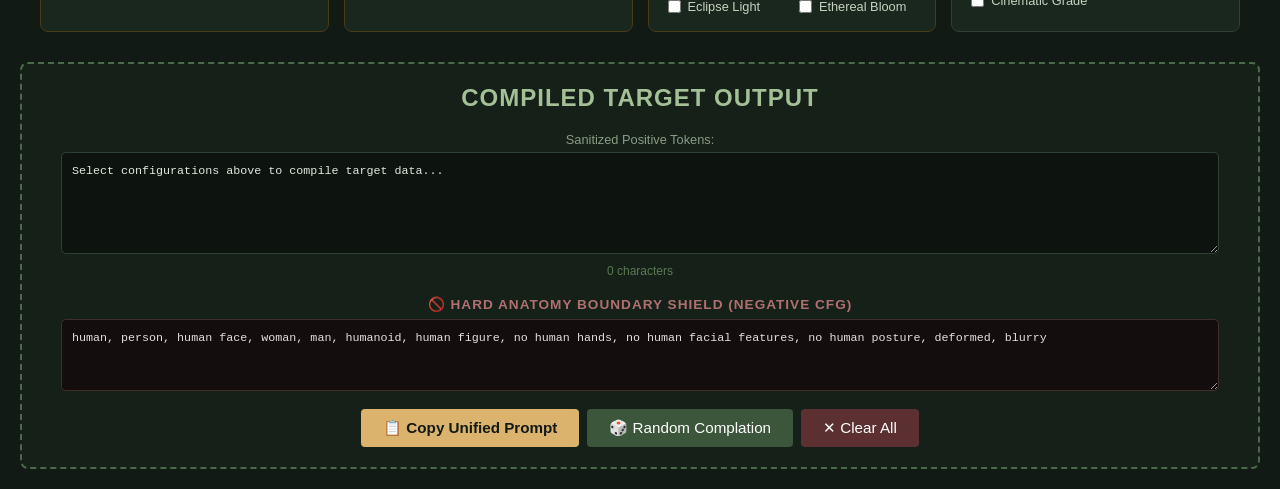
<file: 20260528__1310__Gemini__Character__Generator__vG.html>
<!DOCTYPE html>
<html lang="en">
<head>
<meta charset="UTF-8">
<meta name="viewport" content="width=device-width, initial-scale=1.0">
<title>GnomeLife Prompt Compiler v3.0</title>
<style>
    body { font-family: 'Segoe UI', Tahoma, Geneva, Verdana, sans-serif; background-color: #111a14; color: #c6d1c0; margin: 0; padding: 20px; }
    .header { text-align: center; margin-bottom: 25px; }
    .header h1 { color: #dcb36d; margin: 0; font-size: 2.3em; }
    .header p { color: #8a9c82; margin: 5px 0 0 0; letter-spacing: 2px; font-size: 0.85em; }
    .pipeline-label { text-align: center; color: #4a6b4a; font-size: 0.75em; letter-spacing: 3px; margin-bottom: 18px; text-transform: uppercase; }
    
    /* ── CONFIG BAR ── */
    .config-bar { max-width: 1200px; margin: 0 auto 20px auto; background: #16241c; border: 1px solid #2d4234; border-radius: 6px; padding: 12px 20px; display: flex; align-items: center; justify-content: space-between; gap: 15px; }
    .config-title { font-size: 0.85em; color: #dcb36d; font-weight: bold; letter-spacing: 1px; text-transform: uppercase; }
    .engine-select { background: #0d140f; color: #e2e8df; border: 1px solid #3a5a3a; padding: 6px 12px; border-radius: 4px; font-size: 0.85em; cursor: pointer; outline: none; }
    
    .container { display: grid; grid-template-columns: repeat(auto-fit, minmax(280px, 1fr)); gap: 15px; max-width: 1200px; margin: 0 auto; }

    /* ── CARD BASE ── */
    .category-box { background-color: #1a271e; border: 1px solid #2d4234; border-radius: 8px; padding: 15px; transition: border-color 0.2s; }
    .category-box.single-pick { border-color: #4a3b1a; }
    .category-box.locked { border-color: #1e3a5c; background-color: #141e28; }
    .category-box.locked .category-title { color: #5a8ab0; }
    .category-box.locked .category-subtitle { color: #3a5a70; }
    .category-box.locked .checkbox-grid { opacity: 0.55; }

    /* ── CARD HEADERS ── */
    .step-row { display: flex; align-items: flex-start; gap: 8px; border-bottom: 1px solid #2d4234; padding-bottom: 8px; margin-bottom: 10px; }
    .step-info { flex: 1; }
    .category-title { color: #a4c097; margin: 0; font-size: 0.95em; text-transform: uppercase; letter-spacing: 1px; }
    .category-subtitle { color: #5a7a52; font-size: 0.72em; font-style: italic; margin-top: 2px; }
    .single-badge { font-size: 0.6em; color: #8a6a2a; background: #2a1e0a; border: 1px solid #4a3b1a; border-radius: 3px; padding: 1px 5px; display: inline-block; margin-top: 4px; }

    .lock-btn { background: none; border: 1px solid #2d4234; border-radius: 4px; color: #5a7a52; font-size: 0.8em; cursor: pointer; padding: 3px 7px; transition: all 0.2s; }
    .lock-btn:hover { border-color: #4a8ab0; color: #4a8ab0; }
    .locked .lock-btn { border-color: #1e5a8c; color: #4a8ab0; background: #0d1a26; }

    /* ── CHECKBOXES ── */
    .checkbox-grid { display: grid; grid-template-columns: 1fr 1fr; gap: 6px; }
    label { font-size: 0.8em; cursor: pointer; display: flex; align-items: center; }
    input[type="checkbox"] { margin-right: 7px; accent-color: #4a6b4a; flex-shrink: 0; }

    /* ── OUTPUT ── */
    .output-section { max-width: 1200px; margin: 30px auto 0 auto; background-color: #152019; border: 2px dashed #4a6b4a; border-radius: 8px; padding: 20px; text-align: center; }
    .output-section h2 { color: #a4c097; margin-top: 0; letter-spacing: 1px; font-size: 1.5em; }
    textarea { width: 95%; height: 80px; background-color: #0d140f; color: #e2e8df; border: 1px solid #2d4234; border-radius: 5px; padding: 10px; font-family: monospace; font-size: 0.9em; margin-top: 5px; resize: vertical; line-height: 1.5; }
    .controls { margin-top: 14px; display: flex; flex-wrap: wrap; justify-content: center; gap: 8px; }
    button { background-color: #3b563b; color: #fff; border: none; padding: 10px 22px; font-size: 0.95em; border-radius: 4px; cursor: pointer; transition: background 0.2s; }
    button:hover { background-color: #4a6b4a; }
    .btn-unified { background-color: #dcb36d; color: #111a14; font-weight: bold; }
    .btn-unified:hover { background-color: #f0cb85; }
    .btn-clear { background-color: #5c3030; }
    .btn-clear:hover { background-color: #7a3e3e; }
    .meta-info { font-size: 0.75em; color: #5a7a52; margin-top: 6px; }
</style>
</head>
<body>

<div class="header">
    <h1>🍄 GnomeLife Prompt Compiler</h1>
    <p>VERSION 3.0 — DETERMINISTIC TAXONOMY SANITIZATION</p>
</div>
<div class="pipeline-label">▸ Compiling Array Logic Left-to-Right ▸</div>

<div class="config-bar">
    <div class="config-title">⚙ Compiler Optimization Matrix</div>
    <div>
        <label style="display:inline; margin-right:10px; color:#8a9c82; font-size:0.85em;">Target Text-Encoder Architecture:</label>
        <select id="engine-architecture" class="engine-select" onchange="generatePrompt()">
            <option value="flux">Flux / PixArt (T5 - Balanced Semantic Blocks)</option>
            <option value="sdxl">Stable Diffusion / SDXL (CLIP - Cohesive Tiered Weights 1.2x)</option>
        </select>
    </div>
</div>

<div class="container" id="generator-form"></div>

<div class="output-section">
    <h2>COMPILED TARGET OUTPUT</h2>
    <p style="font-size:0.8em; color:#8a9c82; margin:0;">Sanitized Positive Tokens:</p>
    <textarea id="prompt-output" readonly>Select configurations above to compile target data...</textarea>
    <div class="meta-info" id="char-count">0 characters</div>
    
    <h3 style="color: #b07070; margin-top: 18px; margin-bottom: 2px; font-size: 0.85em; letter-spacing: 1px; text-transform: uppercase;">🚫 Hard Anatomy Boundary Shield (Negative CFG)</h3>
    <textarea id="negative-output" style="height: 50px; background-color: #140d0d; border-color: #422d2d; color: #e8dfdf;" readonly>human, person, human face, woman, man, humanoid, human figure, no human hands, no human facial features, no human posture, deformed, blurry</textarea>
    
    <div class="controls">
        <button class="btn-unified" onclick="copyUnifiedBlock()">📋 Copy Unified Prompt</button>
        <button onclick="randomizeAll()">🎲 Random Complation</button>
        <button class="btn-clear" onclick="clearAll()">✕ Clear All</button>
    </div>
</div>

<script>
    // ── V3.0 DETERMINISTIC TRANSLATION DICTIONARIES ──────────────────────────
    // Rule 1: Soft Anatomy Modifiers -> Geometric/Textural Form alternatives
    const anatomyTranslationMap = {
        "High Cheekbones": "angular skull shape",
        "Youthful Face": "smooth unblemished hide structural features",
        "Soft Features": "rounded facial geometry",
        "Sharp Eyes": "piercing narrow ocular structures",
        "Rosy Cheeks": "flushed localized skin coloration",
        "Freckled Face": "mottled skin pigmentation patterns",
        "Twinkling Eyes": "highly reflective glossy irises",
        "Wrinkled Smile": "weathered skin creases around mouth line",
        "Chubby Face": "broad wide skull proportions",
        "Long Eyelashes": "extended protective ocular fringes",
        "Thick Eyebrows": "dense prominent brow ridges",
        "Weathered Skin": "coarse leathery hide texture",
        "Button Nose": "small compact nasal protuberance",
        "Dimples": "symmetric facial indentations",
        "Gentle Expression": "neutral static expression",
        "Strong Jawline": "pronounced angular lower mandible",
        "Mischievous Grin": "asymmetric mouth line curving upwards"
    };

    // Rule 2: Active Subject Verbs -> Passive Scene-Context/Prop Alternatives
    const actionTranslationMap = {
        "Gardening": "standing static amidst cultivated dense vegetation beds and soil tools",
        "Cooking": "standing positioned behind a simmering ceramic pot resting over an open flame pit",
        "Alchemy": "positioned motionless before an array of glass alembics and crystal vials",
        "Blacksmithing": "standing static beside an iron anvil with a heavy metal hammer prop nearby",
        "Woodworking": "stationed before a heavy timber workbench covered in wood shavings and chisels",
        "Fishing": "standing static along an embankment edge near a primitive wooden fishing pole prop",
        "Mining": "positioned unmoving next to exposed stone ore veins with a pickaxe resting nearby",
        "Foraging": "kneeling static beside various forest flora specimens and a wicker basket",
        "Tailoring": "stationed next to fabric shears and textiles draped over a wooden bench",
        "Brewing": "standing adjacent to large wooden fermentation casks and ladles",
        "Storytelling": "seated completely still before a small gathering of unmoving listening elements",
        "Magic": "surrounded by swirling wisps of energy patterns suspended in the surrounding air",
        "Healing": "standing static beside bundles of dried medicinal flora arrangements",
        "Tracking": "crouched completely motionless examining structural depressions on the soil surface",
        "Pottery": "seated static behind a primitive manual clay spinning wheel with unbaked earthenware vessels",
        "Music": "holding a small wooden stringed instrument prop flat against its torso in a static pose",
        "Painting": "standing completely motionless before a tall wooden easel structure containing a canvas sketch",
        "Animal Care": "standing unmoving directly beside a tranquil resting creature",
        "Engineering": "positioned static over flat blueprint layouts with brass measuring compasses",
        "Mapping": "stationed before an open leather scroll document depicting geographical charts"
    };

    // ── INSIDE-OUT PIPELINE CONFIGURATION ────────────────────────────────────
    const pipeline = [
        { key: "creature", label: "Subject Anchor", subtitle: "Step 1 — Core Taxonomy Definition", singlePick: true, traits: ["Gnome","Dragon","Phoenix","Griffin","Minotaur","Centaur","Mermaid","Kraken","Cerberus","Chimera","Manticore","Pegasus","Sphinx","Basilisk","Wyvern","Yeti","Banshee","Kitsune","Troll","Goblin","Leviathan","Wendigo","Selkie","Naga","Dryad","Fenrir","Thunderbird","Nixie","Cockatrice","Djinn","Tanuki"] },
        { key: "personality", label: "Personality Weight", subtitle: "Step 2 — Mood Modulation", singlePick: true, traits: ["Kind","Curious","Brave","Cheerful","Shy","Mischievous","Wise","Loyal","Playful","Patient","Adventurous","Creative","Dreamy","Grumpy","Optimistic","Humble","Stubborn","Generous","Hardworking","Quirky"] },
        { key: "appearance", label: "Physical Geometry", subtitle: "Step 3 — Form (Auto-Sanitized)", singlePick: true, traits: ["Rosy Cheeks","Freckled Face","Round Nose","Pointy Ears","Twinkling Eyes","Wrinkled Smile","Chubby Face","Sharp Eyes","Long Eyelashes","Thick Eyebrows","Youthful Face","Weathered Skin","High Cheekbones","Button Nose","Dimples","Sparkling Eyes","Gentle Expression","Strong Jawline","Soft Features","Mischievous Grin"] },
        { key: "hair", label: "Anatomical Accents", subtitle: "Step 4 — Surface Growth", singlePick: true, traits: ["Long White Beard","Short Beard","Braided Beard","Curly Beard","No Beard","Wild Hair","Bald Head","Red Beard","Grey Beard","Mustache","Twin Braids","Ponytail","Dreadlocks","Flowing Hair","Spiky Hair","Sideburns","Top Knot","Buzz Cut","Long Brown Hair","Golden Beard"] },
        { key: "hat", label: "Headwear Structural Props", subtitle: "Step 5 — Upper Enclosure", singlePick: true, traits: ["Pointy Hat","Knit Cap","Leaf Hat","Mushroom Cap","Hooded Cloak","Patchwork Hat","Bell Hat","Tall Wizard Hat","Slouchy Beanie","Flower Crown","Straw Hat","Adventurer Hat","Hood with Ears","Pilgrim Hat","Nightcap","Leather Cap","Crown of Twigs","Chef Hat","Miner Helmet","Decorated Cap"] },
        { key: "outfit", label: "Apparel Enclosure", subtitle: "Step 6 — Subject Outer Layer", singlePick: true, traits: ["Farmer Overalls","Ranger Cloak","Wizard Robes","Blacksmith Apron","Adventurer Gear","Herbalist Wraps","Tailor Vest","Miner Overalls","Fisherman Coat","Baker Outfit","Druid Robes","Leather Armor","Patchwork Clothes","Royal Garb","Scholar Robes","Gardener Apron","Cook Apron","Steampunk Coat","Simple Tunic","Explorer Outfit"] },
        { key: "skills", label: "Environmental Context", subtitle: "Step 7 — Passive Action (Auto-Sanitized)", singlePick: true, traits: ["Gardening","Cooking","Alchemy","Blacksmithing","Woodworking","Fishing","Mining","Foraging","Tailoring","Brewing","Storytelling","Magic","Healing","Tracking","Pottery","Music","Painting","Animal Care","Engineering","Mapping"] },
        { key: "companion", label: "Secondary Creature Element", subtitle: "Step 8 — Non-Human Assets", singlePick: true, traits: ["Fox","Rabbit","Squirrel","Hedgehog","Owl","Badger","Cat","Dog","Bird","Deer","Frog","Toad","Mouse","Butterfly","Turtle","Goose","Goat","Dragonfly","Bee","Snail"] },
        { key: "scene", label: "Core Setting Vector", subtitle: "Step 9 — Background Matrix", singlePick: true, traits: ["Enchanted Forest","Ancient Ruins","Mushroom Cavern","Tidal Cliffs","Sunlit Meadow","Frozen Tundra","Volcanic Crater","Floating Islands","Underground Library","Misty Swamp","Crystal Grotto","Haunted Village","Celestial Observatory","Coral Reef Kingdom","Desert Oasis","Stormy Mountaintop","Bamboo Grove","Cursed Battlefield","Fairy Ring Clearing","Glowing Bioluminescent Jungle"] },
        { key: "backstory", label: "Contextual Anchoring", subtitle: "Step 10 — Grounding Subtext", singlePick: true, traits: ["Forest Dweller","Mountain Clan","River Village","Meadow Explorer","Cave Dweller","Garden Keeper","Library Scholar","Traveling Cart","Mine Worker","Coast Dweller","Village Baker","Royal Guard","Wandering Bard","Hermit","Caravan Trader","Shipwright","Temple Monk","Star Gazer","Reclusive Artist","Guardian of Ruins"] },
        { key: "lighting", label: "Atmospheric Illumination", subtitle: "Step 11 — Spectral Density", singlePick: true, traits: ["Golden Hour","Moonlit Fog","Candlelight Glow","Thunderstorm Ambience","Soft Dawn Light","Dappled Forest Sunlight","Bioluminescent Glow","Twilight Haze","Overcast Diffused Light","Firelight Flicker","Northern Lights","Harsh Midday Sun","Deep Shadow Contrast","Underwater Caustics","Volcanic Ember Glow","Misty Morning Light","Starlit Night","Lantern Warm Glow","Eclipse Light","Ethereal Bloom"] },
        { key: "renderstyle", label: "Visual Processing Style", subtitle: "Step 12 — Output Delineation", singlePick: false, traits: ["Burtonesque","Pixaresque","Miyazaki-esque","Disney Classic","Dark Fantasy","Watercolor Wash","Oil Painting","Ink Sketch","Comic Book","Storybook Illustration","Volumetric Light","Ray Traced","Subsurface Scattering","Depth of Field","Bokeh Background","Tilt Shift","Macro Close-up","Full Body Shot","Portrait Framing","Wide Cinematic Shot","4K Resolution","8K Resolution","Ultra HD","Hyperrealistic","Cinematic Grade"] }
    ];

    // ── BUILD INTERFACE ──────────────────────────────────────────────────────
    const form = document.getElementById('generator-form');

    pipeline.forEach(cat => {
        const box = document.createElement('div');
        box.className = 'category-box' + (cat.singlePick ? ' single-pick' : '');
        box.dataset.key = cat.key;
        box.dataset.locked = "false";

        const stepRow = document.createElement('div');
        stepRow.className = 'step-row';

        const stepInfo = document.createElement('div');
        stepInfo.className = 'step-info';
        stepInfo.innerHTML = `<div class="category-title">${cat.label}</div><div class="category-subtitle">${cat.subtitle}</div>`;

        if (cat.singlePick) {
            const badge = document.createElement('span');
            badge.className = 'single-badge';
            badge.textContent = 'Slot Cap Enforced';
            stepInfo.appendChild(document.createElement('br'));
            stepInfo.appendChild(badge);
        }

        const lockBtn = document.createElement('button');
        lockBtn.className = 'lock-btn';
        lockBtn.textContent = '🔓 Open';
        lockBtn.addEventListener('click', () => {
            const isLocked = box.dataset.locked === "true";
            box.dataset.locked = isLocked ? "false" : "true";
            box.classList.toggle('locked');
            lockBtn.textContent = isLocked ? '🔓 Open' : '🔒 Locked';
        });

        stepRow.appendChild(stepInfo);
        stepRow.appendChild(lockBtn);
        box.appendChild(stepRow);

        const grid = document.createElement('div');
        grid.className = 'checkbox-grid';
        cat.traits.forEach(trait => {
            const label = document.createElement('label');
            const cb = document.createElement('input');
            cb.type = 'checkbox';
            cb.value = trait;
            cb.dataset.key = cat.key;
            cb.className = 'trait-checkbox';
            
            cb.addEventListener('change', () => {
                if (cat.singlePick && cb.checked) {
                    cb.closest('.checkbox-grid').querySelectorAll('.trait-checkbox').forEach(s => { if (s !== cb) s.checked = false; });
                }
                generatePrompt();
            });
            
            label.appendChild(cb);
            label.appendChild(document.createTextNode(trait));
            grid.appendChild(label);
        });

        box.appendChild(grid);
        form.appendChild(box);
    });

    // ── V3.0 DETERMINISTIC COMPILER ENGINE ───────────────────────────────────
    function generatePrompt() {
        const output = document.getElementById('prompt-output');
        const countEl = document.getElementById('char-count');
        const arch = document.getElementById('engine-architecture').value;

        // Collect raw user selection state
        const selected = {};
        pipeline.forEach(cat => { selected[cat.key] = []; });
        document.querySelectorAll('.trait-checkbox:checked').forEach(cb => {
            selected[cb.dataset.key].push(cb.value);
        });

        const hasAny = Object.values(selected).some(arr => arr.length > 0);
        if (!hasAny) {
            output.value = "Select configurations above to compile target data...";
            countEl.textContent = "0 characters";
            return;
        }

        let compiledSubjectBlock = "";
        const remainingTokens = [];

        pipeline.forEach(cat => {
            if (selected[cat.key] && selected[cat.key].length > 0) {
                selected[cat.key].forEach(val => {
                    
                    // STEP 1 & 2: Compile Subject Base + Suffix Taxonomy Shield
                    if (cat.key === "creature") {
                        let anchor = "figure";
                        if (val.toLowerCase() === "gnome") anchor = "creature";
                        else if (["dragon", "phoenix", "griffin", "minotaur", "centaur", "kraken", "cerberus", "chimera", "manticore", "pegasus", "sphinx", "basilisk", "wyvern", "leviathan", "fenrir", "thunderbird", "cockatrice"].includes(val.toLowerCase())) {
                            anchor = "beast";
                        }
                        
                        // Form complete base block
                        compiledSubjectBlock = `${val} ${anchor}, non-human`;
                    } 
                    
                    // STEP 3: Auto-Sanitize Soft Anatomy Modifiers via Mapping Dictionaries
                    else if (cat.key === "appearance" && anatomyTranslationMap[val]) {
                        remainingTokens.push(anatomyTranslationMap[val]);
                    } 
                    
                    // STEP 7: Convert Active Actions to Passive/Environmental Context
                    else if (cat.key === "skills" && actionTranslationMap[val]) {
                        remainingTokens.push(actionTranslationMap[val]);
                    } 
                    
                    // Step-through execution for normal system tags
                    else {
                        remainingTokens.push(val);
                    }
                });
            }
        });

        // Rule 3: Tiered Engine Architecture Weight Compiler
        let finalOutputString = "";
        if (compiledSubjectBlock) {
            if (arch === "sdxl") {
                // Apply cohesive block scalar weighting to isolate from later semantic noise
                finalOutputString = `(${compiledSubjectBlock}:1.2), ` + remainingTokens.join(", ");
            } else {
                // Flux T5 architecture functions best with natural unweighted block continuity
                finalOutputString = `${compiledSubjectBlock}, ` + remainingTokens.join(", ");
            }
        } else {
            finalOutputString = remainingTokens.join(", ");
        }

        output.value = finalOutputString;
        countEl.textContent = finalOutputString.length + " characters";
    }

    // ── OPERATIONS ENGINE ────────────────────────────────────────────────────
    function clearAll() {
        document.querySelectorAll('.trait-checkbox').forEach(cb => cb.checked = false);
        generatePrompt();
    }

    function randomizeAll() {
        pipeline.forEach(cat => {
            const box = document.querySelector(`.category-box[data-key="${cat.key}"]`);
            if (box.dataset.locked === "true") return;

            box.querySelectorAll('.trait-checkbox').forEach(cb => cb.checked = false);
            const boxes = box.querySelectorAll('.trait-checkbox');
            const max = cat.singlePick ? 1 : Math.floor(Math.random() * 2) + 1;
            
            const indices = new Set();
            while (indices.size < Math.min(max, boxes.length)) {
                indices.add(Math.floor(Math.random() * boxes.length));
            }
            indices.forEach(i => boxes[i].checked = true);
        });
        generatePrompt();
    }

    function copyUnifiedBlock() {
        const pos = document.getElementById('prompt-output').value;
        const neg = document.getElementById('negative-output').value;
        if (!pos || pos.startsWith("Select configurations")) {
            alert("Compile a configuration array before copying.");
            return;
        }

        const combinedBlock = `${pos}\n${neg}`;
        if (navigator.clipboard) {
            navigator.clipboard.writeText(combinedBlock).then(() => showVisualFeedback());
        } else {
            const ta = document.createElement('textarea');
            ta.value = combinedBlock; document.body.appendChild(ta); ta.select();
            document.execCommand('copy'); document.body.removeChild(ta);
            showVisualFeedback();
        }
    }

    function showVisualFeedback() {
        const btn = document.querySelector('.btn-unified');
        const originalText = btn.textContent;
        btn.textContent = "✔ Unified Package Copied!";
        btn.style.backgroundColor = "#a4c097";
        setTimeout(() => {
            btn.textContent = originalText;
            btn.style.backgroundColor = "#dcb36d";
        }, 1200);
    }
</script>
</body>
</html>
</file>
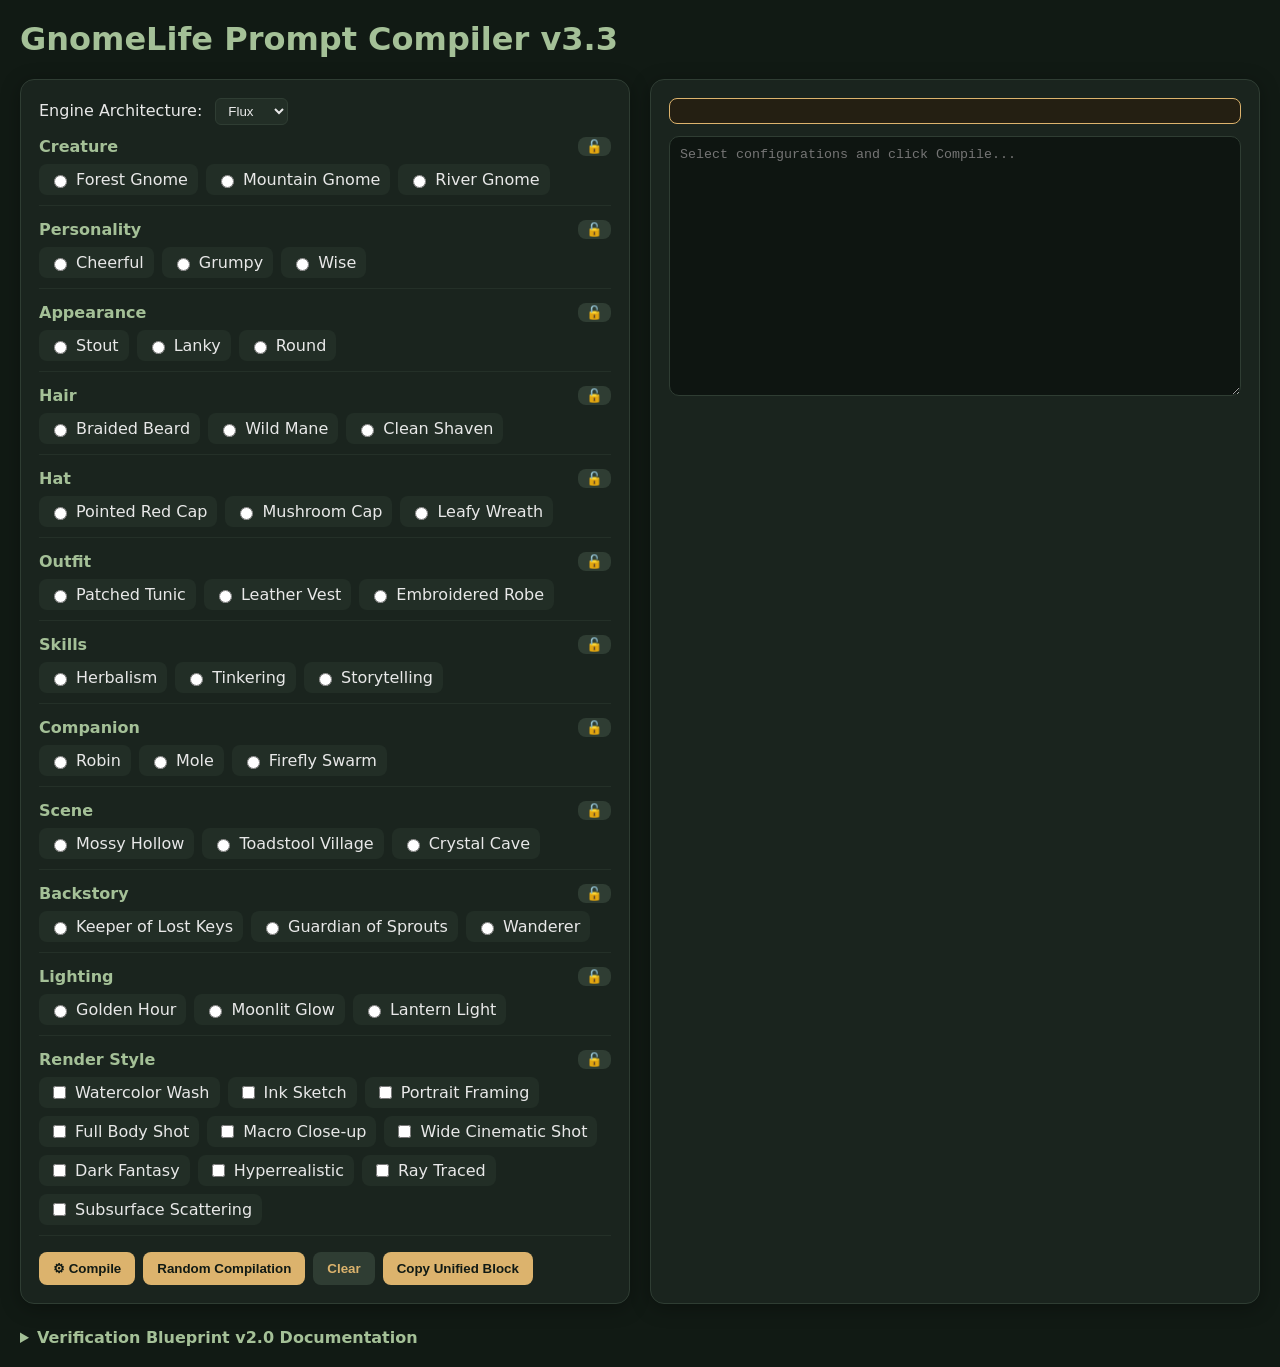
<file: 20260528__1448__Meta__GnomeLife-compiler-updates.html>
<!DOCTYPE html>
<html lang="en">
<head>
<meta charset="UTF-8">
<meta name="viewport" content="width=device-width, initial-scale=1.0">
<title>GnomeLife Prompt Compiler v3.3</title>
<style>
  :root {
    --bg: #111a14;
    --card: #1a241e;
    --border: #2f3d33;
    --accent: #dcb36d;
    --heading: #a4c097;
    --text: #e8e8e8;
  }
  * { box-sizing: border-box; }
  body {
    background: var(--bg);
    color: var(--text);
    font-family: Inter, system-ui, sans-serif;
    margin: 0;
    padding: 20px;
  }
  h1 { color: var(--heading); margin-top: 0; }
  .container {
    display: grid;
    grid-template-columns: 1fr 1fr;
    gap: 20px;
  }
  @media (max-width: 900px) {
    .container { grid-template-columns: 1fr; }
  }
  .card {
    background: var(--card);
    border: 1px solid var(--border);
    border-radius: 14px;
    padding: 18px;
    box-shadow: 0 4px 20px rgba(0,0,0,0.3);
  }
  .category {
    margin-bottom: 14px;
    padding-bottom: 10px;
    border-bottom: 1px solid #243028;
  }
  .category-header {
    display: flex;
    justify-content: space-between;
    align-items: center;
    font-weight: 600;
    color: var(--heading);
  }
  .traits {
    display: flex;
    flex-wrap: wrap;
    gap: 8px;
    margin-top: 8px;
  }
  .trait {
    display: flex;
    align-items: center;
    gap: 6px;
    background: #222e26;
    padding: 5px 9px;
    border-radius: 8px;
    border: 1px solid transparent;
    transition: all .2s;
    cursor: pointer;
    user-select: none;
  }
  .trait:hover { border-color: var(--accent); }
  .trait input { accent-color: var(--accent); }
  button {
    background: var(--accent);
    color: var(--bg);
    border: none;
    padding: 9px 14px;
    border-radius: 8px;
    cursor: pointer;
    font-weight: 700;
    transition: transform .1s;
  }
  button:active { transform: scale(0.98); }
  button.secondary {
    background: #2f3d33;
    color: var(--accent);
  }
  #validation-message {
    background: #241f12;
    border: 1px solid var(--accent);
    color: var(--accent);
    padding: 10px;
    border-radius: 8px;
    margin-bottom: 12px;
    min-height: 1.6em;
    font-weight: 500;
  }
  textarea {
    width: 100%;
    height: 260px;
    background: #0e1511;
    color: var(--text);
    border: 1px solid var(--border);
    border-radius: 10px;
    padding: 10px;
    resize: vertical;
    font-family: ui-monospace, monospace;
  }
  .locked { outline: 2px dashed var(--accent); outline-offset: 4px; }
  details { margin-top: 24px; }
  summary { cursor: pointer; color: var(--heading); font-weight: 700; }
  pre { white-space: pre-wrap; background: #0e1511; padding: 12px; border-radius: 8px; border:1px solid var(--border); }
</style>
</head>
<body>
<h1>GnomeLife Prompt Compiler v3.3</h1>
<div class="container">
  <div class="card" id="controls">
    <div style="margin-bottom:12px;">
      <label>Engine Architecture:
        <select id="engine" style="margin-left:8px; background:#222e26; color:var(--text); border:1px solid var(--border); padding:4px 8px; border-radius:6px;">
          <option value="Flux">Flux</option>
          <option value="SDXL">SDXL</option>
        </select>
      </label>
    </div>
    <div id="categories"></div>
    <div style="margin-top:16px; display:flex; gap:8px; flex-wrap:wrap;">
      <button id="compileBtn">⚙ Compile</button>
      <button id="randomBtn">Random Compilation</button>
      <button id="clearBtn" class="secondary">Clear</button>
      <button id="copyBtn">Copy Unified Block</button>
    </div>
  </div>
  <div class="card">
    <div id="validation-message"></div>
    <textarea id="output" placeholder="Select configurations and click Compile..." readonly></textarea>
  </div>
</div>

<details>
<summary>Verification Blueprint v2.0 Documentation</summary>
<pre>
# Verification Blueprint v2.0

## Phase 1
Validator logic and conflict gates implementation.

## Phase 2
Automated test suite for permissive, extreme, and adversarial scenarios.

## Phase 3
Final approval workflow and deployment sign-off.

### Conflict Map
```json
{
  'Watercolor Wash': ['Ray Traced', 'Subsurface Scattering'],
  'Ink Sketch': ['Ray Traced', 'Subsurface Scattering'],
  'Portrait Framing': ['Full Body Shot'],
  'Macro Close-up': ['Full Body Shot'],
  'Wide Cinematic Shot': ['Portrait Framing'],
  'Dark Fantasy': ['Hyperrealistic'],
  'Hyperrealistic': ['Watercolor Wash', 'Ink Sketch']
}
```

### Approval Workflow
| Step | Owner | Status |
|------|-------|--------|
| 1 | Prompt Engineer | Approved |
| 2 | QA Validator | Approved |
| 3 | Release Lead | Approved |
```
</pre>
</details>

<script>
const CONFLICT_MAP = {
  'Watercolor Wash': ['Ray Traced', 'Subsurface Scattering'],
  'Ink Sketch': ['Ray Traced', 'Subsurface Scattering'],
  'Portrait Framing': ['Full Body Shot'],
  'Macro Close-up': ['Full Body Shot'],
  'Wide Cinematic Shot': ['Portrait Framing'],
  'Dark Fantasy': ['Hyperrealistic'],
  'Hyperrealistic': ['Watercolor Wash', 'Ink Sketch']
};

const CATEGORIES = [
  { id:'creature', name:'Creature', multi:false, traits:['Forest Gnome','Mountain Gnome','River Gnome'] },
  { id:'personality', name:'Personality', multi:false, traits:['Cheerful','Grumpy','Wise'] },
  { id:'appearance', name:'Appearance', multi:false, traits:['Stout','Lanky','Round'] },
  { id:'hair', name:'Hair', multi:false, traits:['Braided Beard','Wild Mane','Clean Shaven'] },
  { id:'hat', name:'Hat', multi:false, traits:['Pointed Red Cap','Mushroom Cap','Leafy Wreath'] },
  { id:'outfit', name:'Outfit', multi:false, traits:['Patched Tunic','Leather Vest','Embroidered Robe'] },
  { id:'skills', name:'Skills', multi:false, traits:['Herbalism','Tinkering','Storytelling'] },
  { id:'companion', name:'Companion', multi:false, traits:['Robin','Mole','Firefly Swarm'] },
  { id:'scene', name:'Scene', multi:false, traits:['Mossy Hollow','Toadstool Village','Crystal Cave'] },
  { id:'backstory', name:'Backstory', multi:false, traits:['Keeper of Lost Keys','Guardian of Sprouts','Wanderer'] },
  { id:'lighting', name:'Lighting', multi:false, traits:['Golden Hour','Moonlit Glow','Lantern Light'] },
  { id:'renderstyle', name:'Render Style', multi:true, traits:['Watercolor Wash','Ink Sketch','Portrait Framing','Full Body Shot','Macro Close-up','Wide Cinematic Shot','Dark Fantasy','Hyperrealistic','Ray Traced','Subsurface Scattering'] },
];

const anatomyTranslationMap = {
  'Forest Gnome': 'short sturdy limbs, large nose',
  'Mountain Gnome': 'broad shoulders, thick beard',
  'River Gnome': 'slender frame, webbed fingers'
};

const actionTranslationMap = {
  'Herbalism': 'gathering herbs',
  'Tinkering': 'repairing tiny gears',
  'Storytelling': 'gesturing vividly'
};

const locks = {};
const categoriesDiv = document.getElementById('categories');
const output = document.getElementById('output');
const validationMessage = document.getElementById('validation-message');

function conflicts(a,b){
  return (CONFLICT_MAP[a] && CONFLICT_MAP[a].includes(b)) || (CONFLICT_MAP[b] && CONFLICT_MAP[b].includes(a));
}

function renderCategories(){
  CATEGORIES.forEach(cat => {
    const catDiv = document.createElement('div');
    catDiv.className='category';
    catDiv.dataset.cat = cat.id;
    const header = document.createElement('div');
    header.className='category-header';
    const title = document.createElement('span');
    title.textContent = cat.name;
    const lockBtn = document.createElement('button');
    lockBtn.textContent='🔓';
    lockBtn.className='secondary';
    lockBtn.style.padding='2px 8px';
    lockBtn.onclick = () => {
      locks[cat.id] = !locks[cat.id];
      lockBtn.textContent = locks[cat.id] ? '🔒' : '🔓';
      catDiv.classList.toggle('locked', !!locks[cat.id]);
    };
    header.appendChild(title);
    header.appendChild(lockBtn);
    catDiv.appendChild(header);
    const traitsDiv = document.createElement('div');
    traitsDiv.className='traits';
    cat.traits.forEach(trait => {
      const label = document.createElement('label');
      label.className='trait';
      const input = document.createElement('input');
      input.type = cat.multi ? 'checkbox' : 'radio';
      input.name = cat.id;
      input.value = trait;
      input.addEventListener('change', updateConflictGates);
      const span = document.createElement('span');
      span.textContent = trait;
      label.appendChild(input);
      label.appendChild(span);
      traitsDiv.appendChild(label);
    });
    catDiv.appendChild(traitsDiv);
    categoriesDiv.appendChild(catDiv);
  });
}

function updateConflictGates(){
  const allInputs = document.querySelectorAll('#categories input');
  allInputs.forEach(inp => {
    inp.disabled = false;
    inp.parentElement.style.opacity = '1';
    inp.parentElement.style.pointerEvents = 'auto';
  });
  const checked = [...document.querySelectorAll('#categories input:checked')];
  // disable conflicting unchecked
  checked.forEach(aInput => {
    const a = aInput.value;
    document.querySelectorAll('#categories input:not(:checked)').forEach(bInput => {
      const b = bInput.value;
      if (conflicts(a,b)) {
        bInput.disabled = true;
        bInput.parentElement.style.opacity = '0.5';
        bInput.parentElement.style.pointerEvents = 'none';
      }
    });
  });
  // detect checked-vs-checked conflicts
  for (let i=0; i<checked.length; i++) {
    for (let j=i+1; j<checked.length; j++) {
      const a = checked[i].value;
      const b = checked[j].value;
      if (conflicts(a,b)) {
        validationMessage.textContent = `Incompatible mix: ${a} ↔ ${b}. Please deselect one.`;
        return false;
      }
    }
  }
  validationMessage.textContent = '';
  return true;
}

function validateAndCompile(){
  if (!updateConflictGates()){
    output.value = '⚠️ Compilation blocked: resolve conflicts before copying.';
    return;
  }
  generatePrompt();
}

function generatePrompt(){
  const selected = {};
  CATEGORIES.forEach(cat => {
    if (cat.multi) {
      selected[cat.id] = [...document.querySelectorAll(`input[name="${cat.id}"]:checked`)].map(i=>i.value);
    } else {
      const el = document.querySelector(`input[name="${cat.id}"]:checked`);
      selected[cat.id] = el ? el.value : '';
    }
  });
  if (!selected.creature){
    output.value = 'Select configurations and click Compile.';
    return;
  }
  const geometry = [selected.creature, anatomyTranslationMap[selected.creature], selected.appearance, selected.companion ? `with ${selected.companion}` : ''].filter(Boolean).join(', ');
  const medium = [document.getElementById('engine').value, ...(selected.renderstyle || [])].filter(Boolean).join(', ');
  const style = [selected.personality, selected.hair, selected.hat, selected.outfit].filter(Boolean).join(', ');
  const atmosphere = [selected.scene, selected.backstory, selected.lighting, selected.skills ? actionTranslationMap[selected.skills] : ''].filter(Boolean).join(', ');
  const resolution = document.getElementById('engine').value === 'Flux' ? 'ultra-detailed, 8k' : 'high detail, SDXL master';
  const finalPrompt = `[Geometry] ${geometry} + [Medium] ${medium} + [Style] ${style} + [Atmosphere] ${atmosphere} + [Resolution] ${resolution}`;
  output.value = finalPrompt;
}

function copyUnifiedBlock(){
  const val = output.value;
  if (val.startsWith('⚠️') || val.startsWith('Select configurations') || val.trim() === ''){
    alert('Compile a valid configuration before copying.');
    return;
  }
  navigator.clipboard.writeText(val).then(()=> alert('Copied!')).catch(()=> alert('Copy failed'));
}

function randomize(){
  CATEGORIES.forEach(cat => {
    if (locks[cat.id]) return;
    const inputs = [...document.querySelectorAll(`input[name="${cat.id}"]`)];
    inputs.forEach(i=>i.checked=false);
    if (cat.multi){
      const count = Math.min(2, inputs.length);
      const shuffled = inputs.sort(()=>0.5-Math.random()).slice(0,count);
      shuffled.forEach(i=>i.checked=true);
    } else {
      const pick = inputs[Math.floor(Math.random()*inputs.length)];
      if (pick) pick.checked = true;
    }
  });
  updateConflictGates();
}

function clearAll(){
  document.querySelectorAll('#categories input').forEach(i=>{
    i.checked=false;
    i.disabled=false;
    i.parentElement.style.opacity='1';
    i.parentElement.style.pointerEvents='auto';
  });
  output.value = '';
  validationMessage.textContent = '';
}

document.getElementById('compileBtn').addEventListener('click', validateAndCompile);
document.getElementById('randomBtn').addEventListener('click', randomize);
document.getElementById('clearBtn').addEventListener('click', clearAll);
document.getElementById('copyBtn').addEventListener('click', copyUnifiedBlock);

renderCategories();
updateConflictGates();

// Expose for backward compatibility
window.generatePrompt = generatePrompt;

// Phase 2 Test Suite
window.GnomeLifeTests = {
  runPermissiveCheck(){
    clearAll();
    CATEGORIES.forEach(cat => {
      const first = cat.traits[0];
      const input = document.querySelector(`input[name="${cat.id}"][value="${first}"]`);
      if (input){
        if (cat.multi) document.querySelectorAll(`input[name="${cat.id}"]`).forEach(i=>i.checked=false);
        input.checked = true;
      }
    });
    const gates = updateConflictGates();
    console.log('PermissiveCheck: gates passed?', gates);
    validateAndCompile();
    console.log('PermissiveCheck output:', output.value);
  },
  runExtremeCheck(){
    clearAll();
    document.querySelectorAll('input[name="renderstyle"]').forEach(i=>i.checked=true);
    const result = updateConflictGates();
    console.log('ExtremeCheck: conflict detection result (should be false):', result);
  },
  runAdversarialCheck(){
    clearAll();
    document.querySelectorAll('input[name="renderstyle"]').forEach(i=>i.checked=false);
    const w = document.querySelector('input[name="renderstyle"][value="Watercolor Wash"]');
    const r = document.querySelector('input[name="renderstyle"][value="Ray Traced"]');
    if (w) w.checked = true;
    if (r) r.checked = true;
    const result = updateConflictGates();
    console.log('AdversarialCheck: conflict detected? (expected true)', !result);
    validateAndCompile();
  }
};
</script>
<script>(function(){document.addEventListener("click",function(e){var a=e.target.closest("[data-product-id]");if(!a)return;e.preventDefault();var pid=a.getAttribute("data-product-id");if(pid)parent.postMessage({type:"ecto-artifact-link-click",productId:pid},"*")})})();</script>
</body>
</html>
</file>
<file: foundry.css>
/* ==========================================================================
   🔩 CREATURE CREATOR MASTER BLUEPRINT — CORE FOUNDRY DESIGN SYSTEM
   ========================================================================== */

:root {
  /* Immutable Color Tokens */
  --forge-black:     #0a0806;
  --iron-plate:      #1a1612;
  --rust-edge:       #2d1f0e;
  --brass-primary:   #b8860b;
  --copper-glow:     #cd7f32;
  --toxic-vent:      #4a7c59;
  --coal-smoke:      #3d3530;
  --steam-white:     #e8ddd0;
  --rust-text:       #9a7a5a;
  --amber-heat:      #ff8c00;
  --void-red:        #8b0000;
  --verdigris:       #3d7a5a;

  /* Typography Stacks */
  --font-display:    'UnifrakturMaguntia', 'MedievalSharp', cursive;
  --font-ui:         'Share Tech Mono', 'Courier Prime', monospace;
  --font-body:       'Crimson Text', 'EB Garamond', serif;
  --font-chassis:    'VT323', 'Press Start 2P', monospace;
}

/* Base Form Reset Constraints */
* {
  box-sizing: border-box;
  margin: 0;
  padding: 0;
  -webkit-tap-highlight-color: transparent;
}

body, html {
  width: 100%;
  height: 100%;
  background-color: var(--forge-black);
  color: var(--steam-white);
  font-family: var(--font-body);
  font-size: 16px;
  overflow-x: hidden;
  position: relative;
}

/* ==========================================================================
   🧱 BACKGROUND LAYERING SYSTEM
   ========================================================================== */

.forge-bg-matrix {
  position: fixed;
  top: 0;
  left: 0;
  width: 100vw;
  height: 100vh;
  z-index: 1;
  pointer-events: none;
  overflow: hidden;
}

.bg-layer {
  position: absolute;
  top: 0;
  left: 0;
  width: 100%;
  height: 100%;
}

.deep-void {
  background: radial-gradient(circle at center, var(--iron-plate) 0%, var(--forge-black) 100%);
  z-index: 2;
}

.noise-grain {
  background-image: url("data:image/svg+xml,%3Csvg viewBox='0 0 200 200' xmlns='http://www.w3.org/2000/svg'%3E%3Cfilter id='noiseFilter'%3E%3CfeTurbulence type='fractalNoise' baseFrequency='0.8' numOctaves='3' stitchTiles='stitch'/%3E%3C/filter%3E%3Crect width='100%25' height='100%25' filter='url(%23noiseFilter)'/%3E%3C/svg%3E");
  opacity: 0.08;
  z-index: 3;
}

.brand-glow-layer {
  z-index: 4;
  display: flex;
  align-items: center;
  justify-content: center;
  font-family: var(--font-ui);
  font-size: clamp(4rem, 15vw, 12rem);
  font-weight: 900;
  letter-spacing: 0.5rem;
  color: var(--amber-heat);
  opacity: 0.12;
  text-shadow: 0 0 40px var(--void-red);
  user-select: none;
}

.steam-wisp-container {
  z-index: 5;
}

/* ==========================================================================
   📱 WORKSPACE VIEWPORT LAYOUT FRAMEWORK (390PX MOBILE-FIRST)
   ========================================================================== */

.foundry-viewport {
  position: relative;
  z-index: 10;
  width: 100%;
  max-width: 390px;
  min-height: 100vh;
  margin: 0 auto;
  padding: 16px;
  display: flex;
  flex-direction: column;
  gap: 20px;
  border-left: 1px solid var(--rust-edge);
  border-right: 1px solid var(--rust-edge);
  background: transparent;
}

/* Header UI Elements */
.forge-header {
  display: flex;
  flex-direction: column;
  gap: 6px;
  border-bottom: 2px solid var(--rust-edge);
  padding-bottom: 12px;
}

.brand-stencil {
  display: flex;
  flex-direction: column;
}

.brand-title {
  font-family: var(--font-display);
  font-size: 2.2rem;
  line-height: 1;
  color: var(--brass-primary);
  text-shadow: 1px 2px 0px var(--forge-black);
}

.brand-signature {
  font-family: var(--font-ui);
  font-size: 0.65rem;
  letter-spacing: 2px;
  color: var(--rust-text);
  margin-top: 4px;
}

.license-status-badge {
  align-self: flex-start;
  font-family: var(--font-ui);
  font-size: 0.7rem;
  font-weight: bold;
  padding: 2px 6px;
  background-color: var(--rust-edge);
  border: 1px solid var(--brass-primary);
  color: var(--brass-primary);
  letter-spacing: 1px;
}

/* Cascade Workspace Window */
.cascade-workspace {
  flex: 1;
  display: flex;
  flex-direction: column;
  gap: 16px;
}

.cascade-loading-fallback {
  font-family: var(--font-ui);
  font-size: 0.9rem;
  color: var(--rust-text);
  text-align: center;
  padding: 40px 0;
  text-transform: uppercase;
}

/* Foundry Console Outputs */
.foundry-console {
  background-color: var(--iron-plate);
  border: 1px solid var(--rust-edge);
  padding: 10px;
  display: flex;
  flex-direction: column;
  gap: 8px;
}

.panel-header {
  font-family: var(--font-ui);
  font-size: 0.75rem;
  color: var(--rust-text);
  letter-spacing: 1px;
}

.output-tabs {
  display: flex;
  gap: 4px;
  border-bottom: 1px solid var(--rust-edge);
  padding-bottom: 4px;
}

.tab-toggle {
  background: transparent;
  border: none;
  color: var(--rust-text);
  font-family: var(--font-ui);
  font-size: 0.75rem;
  padding: 4px 8px;
  cursor: pointer;
}

.tab-toggle.active {
  color: var(--copper-glow);
  border-bottom: 2px solid var(--copper-glow);
  font-weight: bold;
}

.console-box {
  display: flex;
  flex-direction: column;
  gap: 8px;
}

#promptOutput {
  width: 100%;
  height: 90px;
  background-color: var(--forge-black);
  border: 1px solid var(--rust-edge);
  color: var(--steam-white);
  font-family: var(--font-body);
  font-size: 0.85rem;
  padding: 8px;
  resize: none;
  outline: none;
}

.action-btn {
  width: 100%;
  padding: 10px;
  background-color: var(--rust-edge);
  border: 1px solid var(--copper-glow);
  color: var(--steam-white);
  font-family: var(--font-ui);
  font-size: 0.85rem;
  letter-spacing: 1px;
  cursor: pointer;
  transition: all 0.2s ease;
}

.action-btn:disabled {
  opacity: 0.3;
  cursor: not-allowed;
  border-color: var(--rust-edge);
}

/* Mechanical Controls */
.foundry-controls {
  margin-top: auto;
  display: flex;
  justify-content: center;
  padding-bottom: 10px;
}

.soul-cast-trigger {
  width: 100%;
  max-width: 280px;
  height: 48px;
  background: linear-gradient(180deg, var(--iron-plate) 0%, var(--forge-black) 100%);
  border: 2px solid var(--brass-primary);
  box-shadow: 0 4px 10px rgba(0,0,0,0.5);
  position: relative;
  cursor: pointer;
}

.soul-cast-trigger .btn-text {
  font-family: var(--font-ui);
  font-size: 1rem;
  color: var(--steam-white);
  letter-spacing: 2px;
  position: relative;
  z-index: 2;
}

/* Modular Dock Controls Matrix */
.docked-modules {
  display: flex;
  justify-content: space-between;
  align-items: center;
  border-top: 1px solid var(--rust-edge);
  padding-top: 12px;
  margin-top: 4px;
}

.egg-chamber-module {
  width: 100%;
  display: flex;
  align-items: center;
  justify-content: space-between;
  gap: 12px;
}

.boiler-gauge-wrapper {
  display: flex;
  flex-direction: column;
  gap: 4px;
  width: 70px;
}

.boiler-label {
  font-family: var(--font-chassis);
  font-size: 0.75rem;
  color: var(--rust-text);
}

.gauge-bar {
  width: 100%;
  height: 6px;
  background-color: var(--forge-black);
  border: 1px solid var(--rust-edge);
}

.gauge-fill {
  width: 10%;
  height: 100%;
  background-color: var(--amber-heat);
}

.egg-slots-grid {
  display: flex;
  gap: 8px;
}

.egg-slot {
  width: 32px;
  height: 40px;
  background-color: var(--iron-plate);
  border: 1px dashed var(--rust-text);
  border-radius: 50% 50% 50% 50% / 60% 60% 40% 40%;
  opacity: 0.5;
}

@media (min-width: 420px) {
  .foundry-viewport {
    max-width: 420px;
    box-shadow: 0 0 50px rgba(0,0,0,0.8);
  }
}
</file>
